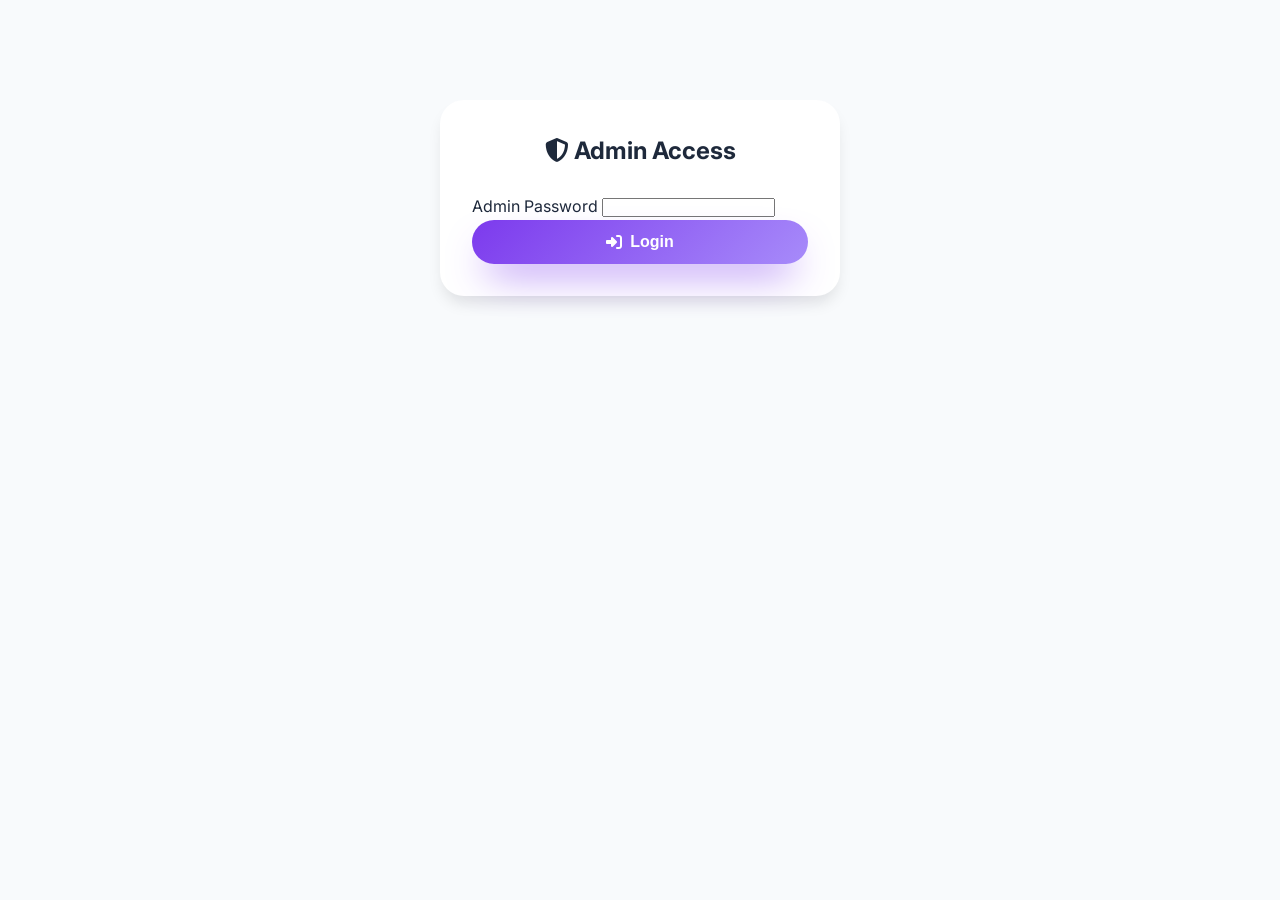
<file: admin.html>
<!DOCTYPE html>
<html lang="en">
<head>
    <meta charset="UTF-8">
    <meta name="viewport" content="width=device-width, initial-scale=1.0">
    <title>Admin Panel - EventFlow AI</title>
    
    <!-- Fonts & Icons -->
    <link href="https://fonts.googleapis.com/css2?family=Inter:wght@300;400;500;600;700;800&display=swap" rel="stylesheet">
    <link rel="stylesheet" href="https://cdnjs.cloudflare.com/ajax/libs/font-awesome/6.4.0/css/all.min.css">
    
    <!-- Styles -->
    <link rel="stylesheet" href="assets/css/style.css">
    
    <style>
        body {
            background: var(--gray-100);
        }

        .admin-container {
            max-width: 1400px;
            margin: 0 auto;
            padding: 2rem;
        }

        .admin-header {
            background: var(--white);
            padding: 2rem;
            border-radius: var(--radius-xl);
            margin-bottom: 2rem;
            box-shadow: var(--shadow-sm);
        }

        .admin-title {
            font-size: 2rem;
            font-weight: 800;
            margin-bottom: 0.5rem;
            background: var(--gradient-primary);
            -webkit-background-clip: text;
            -webkit-text-fill-color: transparent;
        }

        .stats-grid {
            display: grid;
            grid-template-columns: repeat(4, 1fr);
            gap: 1.5rem;
            margin-bottom: 2rem;
        }

        .stat-card {
            background: var(--white);
            padding: 1.5rem;
            border-radius: var(--radius-xl);
            box-shadow: var(--shadow-sm);
        }

        .stat-value {
            font-size: 2rem;
            font-weight: 800;
            color: var(--gray-900);
            margin-bottom: 0.25rem;
        }

        .stat-label {
            color: var(--gray-600);
            font-size: 0.875rem;
        }

        .content-section {
            background: var(--white);
            padding: 2rem;
            border-radius: var(--radius-xl);
            box-shadow: var(--shadow-sm);
            margin-bottom: 2rem;
        }

        .section-title {
            font-size: 1.5rem;
            font-weight: 700;
            margin-bottom: 1.5rem;
        }

        table {
            width: 100%;
            border-collapse: collapse;
        }

        th {
            text-align: left;
            padding: 1rem;
            border-bottom: 2px solid var(--gray-200);
            font-weight: 600;
            color: var(--gray-700);
        }

        td {
            padding: 1rem;
            border-bottom: 1px solid var(--gray-200);
        }

        tr:hover {
            background: var(--gray-50);
        }

        .badge {
            padding: 0.25rem 0.75rem;
            border-radius: var(--radius-full);
            font-size: 0.75rem;
            font-weight: 600;
        }

        .badge-success {
            background: rgba(16, 185, 129, 0.1);
            color: var(--success);
        }

        .badge-warning {
            background: rgba(245, 158, 11, 0.1);
            color: var(--warning);
        }

        .badge-danger {
            background: rgba(239, 68, 68, 0.1);
            color: var(--danger);
        }

        .login-form {
            max-width: 400px;
            margin: 100px auto;
            background: var(--white);
            padding: 2rem;
            border-radius: var(--radius-xl);
            box-shadow: var(--shadow-lg);
        }

        .tabs {
            display: flex;
            gap: 1rem;
            margin-bottom: 1.5rem;
            border-bottom: 2px solid var(--gray-200);
        }

        .tab {
            padding: 0.75rem 1.5rem;
            cursor: pointer;
            border-bottom: 2px solid transparent;
            margin-bottom: -2px;
            transition: var(--transition);
        }

        .tab.active {
            border-bottom-color: var(--primary);
            color: var(--primary);
            font-weight: 600;
        }

        .tab-content {
            display: none;
        }

        .tab-content.active {
            display: block;
        }
    </style>
</head>
<body>
    <!-- Login Form (shown initially) -->
    <div id="loginForm" class="login-form">
        <h2 style="text-align: center; margin-bottom: 1.5rem;">
            <i class="fas fa-shield-alt"></i> Admin Access
        </h2>
        <form onsubmit="adminLogin(event)">
            <div class="form-group">
                <label>Admin Password</label>
                <input type="password" id="adminPassword" class="form-control" required>
            </div>
            <button type="submit" class="btn btn-primary" style="width: 100%;">
                <i class="fas fa-sign-in-alt"></i> Login
            </button>
        </form>
    </div>

    <!-- Admin Panel (hidden initially) -->
    <div id="adminPanel" style="display: none;">
        <div class="admin-container">
            <!-- Header -->
            <div class="admin-header">
                <div style="display: flex; justify-content: space-between; align-items: center;">
                    <div>
                        <h1 class="admin-title">Admin Panel</h1>
                        <p style="color: var(--gray-600);">Manage users, campaigns, and system settings</p>
                    </div>
                    <button onclick="adminLogout()" class="btn btn-secondary">
                        <i class="fas fa-sign-out-alt"></i> Logout
                    </button>
                </div>
            </div>

            <!-- Stats Grid -->
            <div class="stats-grid">
                <div class="stat-card">
                    <div class="stat-value" id="totalUsers">0</div>
                    <div class="stat-label">Total Users</div>
                </div>
                <div class="stat-card">
                    <div class="stat-value" id="activeUsers">0</div>
                    <div class="stat-label">Active Users</div>
                </div>
                <div class="stat-card">
                    <div class="stat-value" id="totalCampaigns">0</div>
                    <div class="stat-label">Total Campaigns</div>
                </div>
                <div class="stat-card">
                    <div class="stat-value" id="totalRevenue">₹0</div>
                    <div class="stat-label">Total Revenue</div>
                </div>
            </div>

            <!-- Tabs -->
            <div class="content-section">
                <div class="tabs">
                    <div class="tab active" onclick="switchTab('users')">
                        <i class="fas fa-users"></i> Users
                    </div>
                    <div class="tab" onclick="switchTab('payments')">
                        <i class="fas fa-credit-card"></i> Payments
                    </div>
                    <div class="tab" onclick="switchTab('campaigns')">
                        <i class="fas fa-bullhorn"></i> Campaigns
                    </div>
                </div>

                <!-- Users Tab -->
                <div id="usersTab" class="tab-content active">
                    <h2 class="section-title">All Users</h2>
                    <div id="usersTable" style="overflow-x: auto;">
                        <p style="text-align: center; padding: 2rem; color: var(--gray-600);">
                            Loading users...
                        </p>
                    </div>
                </div>

                <!-- Payments Tab -->
                <div id="paymentsTab" class="tab-content">
                    <h2 class="section-title">Recent Payments</h2>
                    <div id="paymentsTable" style="overflow-x: auto;">
                        <p style="text-align: center; padding: 2rem; color: var(--gray-600);">
                            Loading payments...
                        </p>
                    </div>
                </div>

                <!-- Campaigns Tab -->
                <div id="campaignsTab" class="tab-content">
                    <h2 class="section-title">All Campaigns</h2>
                    <div id="campaignsTable" style="overflow-x: auto;">
                        <p style="text-align: center; padding: 2rem; color: var(--gray-600);">
                            Loading campaigns...
                        </p>
                    </div>
                </div>
            </div>
        </div>
    </div>

    <script>
        const API_BASE_URL = 'http://localhost:5000/api';
        let adminPassword = '';

        function adminLogin(event) {
            event.preventDefault();
            adminPassword = document.getElementById('adminPassword').value;
            
            // Test the password by making an API call
            fetch(`${API_BASE_URL}/admin/stats`, {
                headers: {
                    'Authorization': `Admin ${adminPassword}`
                }
            })
            .then(res => res.json())
            .then(data => {
                if (data.success) {
                    document.getElementById('loginForm').style.display = 'none';
                    document.getElementById('adminPanel').style.display = 'block';
                    loadAdminData();
                } else {
                    alert('Invalid admin password');
                }
            })
            .catch(error => {
                alert('Login failed: ' + error.message);
            });
        }

        function adminLogout() {
            adminPassword = '';
            document.getElementById('loginForm').style.display = 'block';
            document.getElementById('adminPanel').style.display = 'none';
            document.getElementById('adminPassword').value = '';
        }

        async function loadAdminData() {
            await loadStats();
            await loadUsers();
            await loadPayments();
            await loadCampaigns();
        }

        async function loadStats() {
            try {
                const response = await fetch(`${API_BASE_URL}/admin/stats`, {
                    headers: { 'Authorization': `Admin ${adminPassword}` }
                });
                const data = await response.json();
                
                if (data.success) {
                    document.getElementById('totalUsers').textContent = data.stats.users.total;
                    document.getElementById('activeUsers').textContent = data.stats.users.active;
                    document.getElementById('totalCampaigns').textContent = data.stats.campaigns;
                    document.getElementById('totalRevenue').textContent = '₹' + data.stats.revenue.total.toLocaleString('en-IN');
                }
            } catch (error) {
                console.error('Load stats error:', error);
            }
        }

        async function loadUsers() {
            try {
                const response = await fetch(`${API_BASE_URL}/admin/users`, {
                    headers: { 'Authorization': `Admin ${adminPassword}` }
                });
                const data = await response.json();
                
                if (data.success) {
                    const html = `
                        <table>
                            <thead>
                                <tr>
                                    <th>Name</th>
                                    <th>Email</th>
                                    <th>Plan</th>
                                    <th>Status</th>
                                    <th>Joined</th>
                                    <th>Last Login</th>
                                </tr>
                            </thead>
                            <tbody>
                                ${data.users.map(user => `
                                    <tr>
                                        <td>${user.name}</td>
                                        <td>${user.email}</td>
                                        <td><span class="badge badge-success">${user.plan}</span></td>
                                        <td><span class="badge ${user.isActive ? 'badge-success' : 'badge-danger'}">${user.isActive ? 'Active' : 'Inactive'}</span></td>
                                        <td>${new Date(user.createdAt).toLocaleDateString('en-IN')}</td>
                                        <td>${user.lastLogin ? new Date(user.lastLogin).toLocaleDateString('en-IN') : 'Never'}</td>
                                    </tr>
                                `).join('')}
                            </tbody>
                        </table>
                    `;
                    document.getElementById('usersTable').innerHTML = html;
                }
            } catch (error) {
                console.error('Load users error:', error);
            }
        }

        async function loadPayments() {
            try {
                const response = await fetch(`${API_BASE_URL}/admin/payments`, {
                    headers: { 'Authorization': `Admin ${adminPassword}` }
                });
                const data = await response.json();
                
                if (data.success) {
                    const html = `
                        <table>
                            <thead>
                                <tr>
                                    <th>Date</th>
                                    <th>User</th>
                                    <th>Plan</th>
                                    <th>Amount</th>
                                    <th>Payment ID</th>
                                    <th>Status</th>
                                </tr>
                            </thead>
                            <tbody>
                                ${data.payments.map(payment => `
                                    <tr>
                                        <td>${new Date(payment.createdAt).toLocaleDateString('en-IN')}</td>
                                        <td>${payment.user.name}<br><small style="color: var(--gray-600);">${payment.user.email}</small></td>
                                        <td><span class="badge badge-success">${payment.plan}</span></td>
                                        <td style="font-weight: 600;">₹${(payment.amount / 100).toLocaleString('en-IN')}</td>
                                        <td style="font-family: monospace; font-size: 0.875rem;">${payment.razorpayPaymentId}</td>
                                        <td><span class="badge badge-success">${payment.status}</span></td>
                                    </tr>
                                `).join('')}
                            </tbody>
                        </table>
                    `;
                    document.getElementById('paymentsTable').innerHTML = html;
                }
            } catch (error) {
                console.error('Load payments error:', error);
            }
        }

        async function loadCampaigns() {
            try {
                const response = await fetch(`${API_BASE_URL}/admin/campaigns`, {
                    headers: { 'Authorization': `Admin ${adminPassword}` }
                });
                const data = await response.json();
                
                if (data.success) {
                    const html = `
                        <table>
                            <thead>
                                <tr>
                                    <th>Campaign Name</th>
                                    <th>User</th>
                                    <th>Event Type</th>
                                    <th>Status</th>
                                    <th>Budget</th>
                                    <th>Created</th>
                                </tr>
                            </thead>
                            <tbody>
                                ${data.campaigns.map(campaign => `
                                    <tr>
                                        <td>${campaign.name}</td>
                                        <td>${campaign.user?.name || 'N/A'}<br><small style="color: var(--gray-600);">${campaign.user?.email || ''}</small></td>
                                        <td>${campaign.eventType}</td>
                                        <td><span class="badge badge-${campaign.status === 'active' ? 'success' : 'warning'}">${campaign.status}</span></td>
                                        <td>₹${campaign.budget?.toLocaleString('en-IN') || 0}</td>
                                        <td>${new Date(campaign.createdAt).toLocaleDateString('en-IN')}</td>
                                    </tr>
                                `).join('')}
                            </tbody>
                        </table>
                    `;
                    document.getElementById('campaignsTable').innerHTML = html;
                }
            } catch (error) {
                console.error('Load campaigns error:', error);
            }
        }

        function switchTab(tabName) {
            // Update tab buttons
            document.querySelectorAll('.tab').forEach(tab => tab.classList.remove('active'));
            event.target.closest('.tab').classList.add('active');
            
            // Update tab content
            document.querySelectorAll('.tab-content').forEach(content => content.classList.remove('active'));
            document.getElementById(tabName + 'Tab').classList.add('active');
        }
    </script>
</body>
</html>
</file>
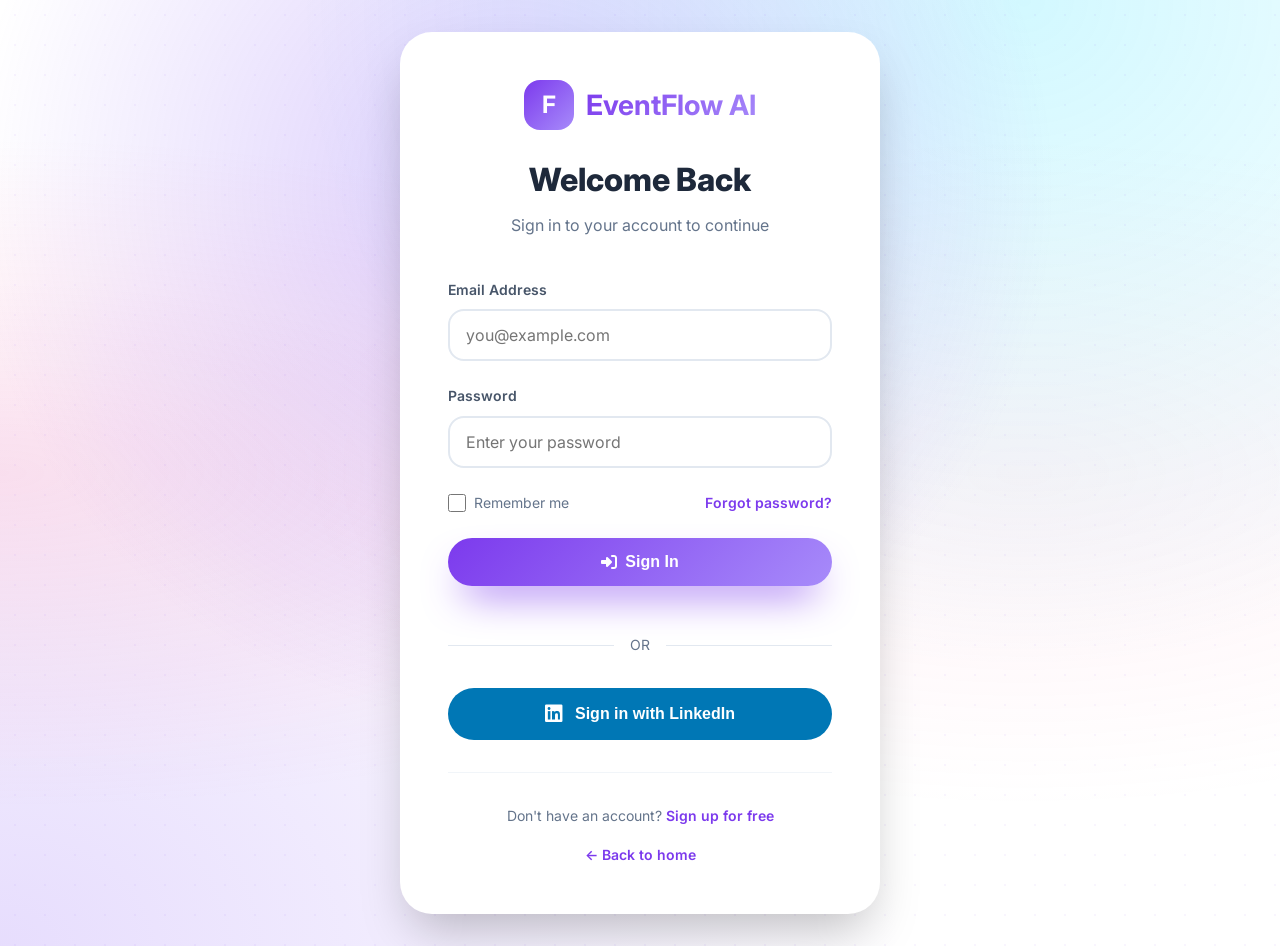
<file: dashboard.html>
<!DOCTYPE html>
<html lang="en">
<head>
    <meta charset="UTF-8">
    <meta name="viewport" content="width=device-width, initial-scale=1.0">
    <title>Dashboard - EventFlow AI</title>
    
    <!-- Fonts & Icons -->
    <link href="https://fonts.googleapis.com/css2?family=Inter:wght@300;400;500;600;700;800&display=swap" rel="stylesheet">
    <link rel="stylesheet" href="https://cdnjs.cloudflare.com/ajax/libs/font-awesome/6.4.0/css/all.min.css">
    
    <!-- Styles -->
    <link rel="stylesheet" href="assets/css/style.css">
    
    <!-- Razorpay -->
    <script src="https://checkout.razorpay.com/v1/checkout.js"></script>
    
    <style>
        body {
            background: var(--gray-100);
        }

        .dashboard-container {
            display: flex;
            min-height: 100vh;
        }

        /* Sidebar */
        .sidebar {
            width: 260px;
            background: var(--white);
            border-right: 1px solid var(--gray-200);
            position: fixed;
            height: 100vh;
            overflow-y: auto;
        }

        .sidebar-header {
            padding: 1.5rem;
            border-bottom: 1px solid var(--gray-200);
        }

        .sidebar-logo {
            display: flex;
            align-items: center;
            gap: 0.75rem;
            text-decoration: none;
        }

        .sidebar-logo-icon {
            width: 40px;
            height: 40px;
            background: var(--gradient-primary);
            border-radius: var(--radius-lg);
            display: flex;
            align-items: center;
            justify-content: center;
            color: var(--white);
            font-size: 1.25rem;
            font-weight: 700;
        }

        .sidebar-logo-text {
            font-size: 1.25rem;
            font-weight: 700;
            background: var(--gradient-primary);
            -webkit-background-clip: text;
            -webkit-text-fill-color: transparent;
        }

        .sidebar-nav {
            padding: 1rem 0;
        }

        .nav-item {
            padding: 0.75rem 1.5rem;
            display: flex;
            align-items: center;
            gap: 0.75rem;
            color: var(--gray-700);
            text-decoration: none;
            transition: var(--transition);
            cursor: pointer;
        }

        .nav-item:hover, .nav-item.active {
            background: var(--gray-100);
            color: var(--primary);
        }

        .nav-item i {
            width: 20px;
            text-align: center;
        }

        .sidebar-footer {
            padding: 1.5rem;
            border-top: 1px solid var(--gray-200);
            position: absolute;
            bottom: 0;
            width: 100%;
            background: var(--white);
        }

        .user-info {
            display: flex;
            align-items: center;
            gap: 0.75rem;
        }

        .user-avatar {
            width: 40px;
            height: 40px;
            border-radius: 50%;
            background: var(--gradient-primary);
            display: flex;
            align-items: center;
            justify-content: center;
            color: var(--white);
            font-weight: 600;
        }

        .user-details h4 {
            font-size: 0.875rem;
            font-weight: 600;
            margin-bottom: 0.125rem;
        }

        .user-details p {
            font-size: 0.75rem;
            color: var(--gray-600);
        }

        /* Main Content */
        .main-content {
            margin-left: 260px;
            flex: 1;
            padding: 2rem;
        }

        .dashboard-header {
            background: var(--white);
            padding: 1.5rem 2rem;
            border-radius: var(--radius-xl);
            margin-bottom: 2rem;
            box-shadow: var(--shadow-sm);
        }

        .dashboard-title {
            font-size: 1.75rem;
            font-weight: 800;
            margin-bottom: 0.5rem;
        }

        .dashboard-subtitle {
            color: var(--gray-600);
        }

        /* Stats Cards */
        .stats-grid {
            display: grid;
            grid-template-columns: repeat(4, 1fr);
            gap: 1.5rem;
            margin-bottom: 2rem;
        }

        .stat-card {
            background: var(--white);
            padding: 1.5rem;
            border-radius: var(--radius-xl);
            box-shadow: var(--shadow-sm);
        }

        .stat-header {
            display: flex;
            justify-content: space-between;
            align-items: center;
            margin-bottom: 1rem;
        }

        .stat-icon {
            width: 48px;
            height: 48px;
            border-radius: var(--radius-lg);
            display: flex;
            align-items: center;
            justify-content: center;
            font-size: 1.25rem;
        }

        .stat-icon.primary { background: rgba(124, 58, 237, 0.1); color: var(--primary); }
        .stat-icon.success { background: rgba(16, 185, 129, 0.1); color: var(--success); }
        .stat-icon.warning { background: rgba(245, 158, 11, 0.1); color: var(--warning); }
        .stat-icon.info { background: rgba(59, 130, 246, 0.1); color: var(--info); }

        .stat-value {
            font-size: 2rem;
            font-weight: 800;
            color: var(--gray-900);
            margin-bottom: 0.25rem;
        }

        .stat-label {
            color: var(--gray-600);
            font-size: 0.875rem;
        }

        .stat-change {
            font-size: 0.75rem;
            margin-top: 0.5rem;
        }

        .stat-change.positive { color: var(--success); }
        .stat-change.negative { color: var(--danger); }

        /* Content Sections */
        .content-section {
            background: var(--white);
            padding: 2rem;
            border-radius: var(--radius-xl);
            box-shadow: var(--shadow-sm);
            margin-bottom: 2rem;
        }

        .section-header {
            display: flex;
            justify-content: space-between;
            align-items: center;
            margin-bottom: 1.5rem;
        }

        .section-title {
            font-size: 1.25rem;
            font-weight: 700;
        }

        /* Campaign Cards */
        .campaigns-grid {
            display: grid;
            grid-template-columns: repeat(3, 1fr);
            gap: 1.5rem;
        }

        .campaign-card {
            border: 1px solid var(--gray-200);
            border-radius: var(--radius-lg);
            padding: 1.5rem;
            transition: var(--transition);
        }

        .campaign-card:hover {
            box-shadow: var(--shadow-md);
            transform: translateY(-2px);
        }

        .campaign-header {
            display: flex;
            justify-content: space-between;
            align-items: start;
            margin-bottom: 1rem;
        }

        .campaign-status {
            padding: 0.25rem 0.75rem;
            border-radius: var(--radius-full);
            font-size: 0.75rem;
            font-weight: 600;
        }

        .status-active { background: rgba(16, 185, 129, 0.1); color: var(--success); }
        .status-draft { background: rgba(148, 163, 184, 0.1); color: var(--gray-600); }
        .status-paused { background: rgba(245, 158, 11, 0.1); color: var(--warning); }

        .campaign-title {
            font-weight: 600;
            margin-bottom: 0.5rem;
        }

        .campaign-meta {
            font-size: 0.875rem;
            color: var(--gray-600);
            margin-bottom: 1rem;
        }

        .campaign-stats {
            display: grid;
            grid-template-columns: repeat(2, 1fr);
            gap: 0.75rem;
            padding-top: 1rem;
            border-top: 1px solid var(--gray-200);
        }

        .campaign-stat {
            text-align: center;
        }

        .campaign-stat-value {
            font-size: 1.25rem;
            font-weight: 700;
            color: var(--primary);
        }

        .campaign-stat-label {
            font-size: 0.75rem;
            color: var(--gray-600);
        }

        /* Empty State */
        .empty-state {
            text-align: center;
            padding: 3rem;
        }

        .empty-icon {
            font-size: 4rem;
            color: var(--gray-400);
            margin-bottom: 1rem;
        }

        .empty-title {
            font-size: 1.25rem;
            font-weight: 600;
            margin-bottom: 0.5rem;
        }

        .empty-text {
            color: var(--gray-600);
            margin-bottom: 1.5rem;
        }

        /* Subscription Banner */
        .subscription-banner {
            background: var(--gradient-primary);
            color: var(--white);
            padding: 1.5rem;
            border-radius: var(--radius-xl);
            margin-bottom: 2rem;
            display: flex;
            justify-content: space-between;
            align-items: center;
        }

        .banner-content h3 {
            font-size: 1.25rem;
            margin-bottom: 0.5rem;
        }

        .banner-content p {
            opacity: 0.9;
        }

        @media (max-width: 1024px) {
            .stats-grid {
                grid-template-columns: repeat(2, 1fr);
            }
            .campaigns-grid {
                grid-template-columns: repeat(2, 1fr);
            }
        }

        @media (max-width: 768px) {
            .sidebar {
                transform: translateX(-100%);
            }
            .main-content {
                margin-left: 0;
            }
            .stats-grid,
            .campaigns-grid {
                grid-template-columns: 1fr;
            }
        }
    </style>
</head>
<body>
    <div class="dashboard-container">
        <!-- Sidebar -->
        <aside class="sidebar">
            <div class="sidebar-header">
                <a href="index.html" class="sidebar-logo">
                    <div class="sidebar-logo-icon">F</div>
                    <span class="sidebar-logo-text">EventFlow AI</span>
                </a>
            </div>

            <nav class="sidebar-nav">
                <a href="#" class="nav-item active" data-section="overview">
                    <i class="fas fa-home"></i>
                    <span>Overview</span>
                </a>
                <a href="#" class="nav-item" data-section="campaigns">
                    <i class="fas fa-bullhorn"></i>
                    <span>Campaigns</span>
                </a>
                <a href="#" class="nav-item" data-section="prospects">
                    <i class="fas fa-users"></i>
                    <span>Prospects</span>
                </a>
                <a href="#" class="nav-item" data-section="messages">
                    <i class="fas fa-envelope"></i>
                    <span>Messages</span>
                </a>
                <a href="#" class="nav-item" data-section="analytics">
                    <i class="fas fa-chart-line"></i>
                    <span>Analytics</span>
                </a>
                <a href="#" class="nav-item" data-section="subscription">
                    <i class="fas fa-credit-card"></i>
                    <span>Subscription</span>
                </a>
                <a href="#" class="nav-item" data-section="settings">
                    <i class="fas fa-cog"></i>
                    <span>Settings</span>
                </a>
            </nav>

            <div class="sidebar-footer">
                <div class="user-info">
                    <div class="user-avatar" id="userAvatar">U</div>
                    <div class="user-details">
                        <h4 id="userName">Loading...</h4>
                        <p id="userPlan">Trial Plan</p>
                    </div>
                </div>
                <button onclick="logout()" class="btn btn-secondary" style="width: 100%; margin-top: 1rem; padding: 0.5rem;">
                    <i class="fas fa-sign-out-alt"></i> Logout
                </button>
            </div>
        </aside>

        <!-- Main Content -->
        <main class="main-content">
            <!-- Dashboard Header -->
            <div class="dashboard-header">
                <h1 class="dashboard-title">Welcome back, <span id="welcomeName">User</span>! 👋</h1>
                <p class="dashboard-subtitle">Here's what's happening with your campaigns today</p>
            </div>

            <!-- Subscription Banner (if trial/inactive) -->
            <div id="subscriptionBanner" class="subscription-banner" style="display: none;">
                <div class="banner-content">
                    <h3>🚀 Upgrade to unlock full potential</h3>
                    <p>Get unlimited prospects, AI personalization, and priority support</p>
                </div>
                <button onclick="showSubscription()" class="btn btn-outline">
                    View Plans
                </button>
            </div>

            <!-- Stats Grid -->
            <div class="stats-grid">
                <div class="stat-card">
                    <div class="stat-header">
                        <div class="stat-icon primary">
                            <i class="fas fa-bullhorn"></i>
                        </div>
                    </div>
                    <div class="stat-value" id="totalCampaigns">0</div>
                    <div class="stat-label">Active Campaigns</div>
                    <div class="stat-change positive">
                        <i class="fas fa-arrow-up"></i> 12% from last month
                    </div>
                </div>

                <div class="stat-card">
                    <div class="stat-header">
                        <div class="stat-icon success">
                            <i class="fas fa-users"></i>
                        </div>
                    </div>
                    <div class="stat-value" id="totalProspects">0</div>
                    <div class="stat-label">Total Prospects</div>
                    <div class="stat-change positive">
                        <i class="fas fa-arrow-up"></i> 8% from last month
                    </div>
                </div>

                <div class="stat-card">
                    <div class="stat-header">
                        <div class="stat-icon warning">
                            <i class="fas fa-envelope"></i>
                        </div>
                    </div>
                    <div class="stat-value" id="totalMessages">0</div>
                    <div class="stat-label">Messages Sent</div>
                    <div class="stat-change positive">
                        <i class="fas fa-arrow-up"></i> 23% from last month
                    </div>
                </div>

                <div class="stat-card">
                    <div class="stat-header">
                        <div class="stat-icon info">
                            <i class="fas fa-rupee-sign"></i>
                        </div>
                    </div>
                    <div class="stat-value">₹0</div>
                    <div class="stat-label">Revenue Generated</div>
                    <div class="stat-change positive">
                        <i class="fas fa-arrow-up"></i> 15% from last month
                    </div>
                </div>
            </div>

            <!-- Email Verification Banner -->
            <div id="emailVerificationBanner" class="subscription-banner" style="display: none; background: linear-gradient(135deg, #f59e0b 0%, #d97706 100%);">
                <div class="banner-content">
                    <h3>📧 Verify your email address</h3>
                    <p>Please verify your email to access all features</p>
                </div>
                <button onclick="resendVerification()" class="btn btn-outline">
                    Resend Email
                </button>
            </div>

            <!-- Payment History Section -->
            <div class="content-section" id="paymentHistorySection" style="display: none;">
                <div class="section-header">
                    <h2 class="section-title">Payment History</h2>
                </div>
                <div id="paymentHistoryContainer">
                    <div class="empty-state">
                        <div class="empty-icon">
                            <i class="fas fa-receipt"></i>
                        </div>
                        <h3 class="empty-title">No payments yet</h3>
                        <p class="empty-text">Your payment history will appear here</p>
                    </div>
                </div>
            </div>

            <!-- Campaigns Section -->
            <div class="content-section">
                <div class="section-header">
                    <h2 class="section-title">Recent Campaigns</h2>
                    <button class="btn btn-primary" onclick="createCampaign()">
                        <i class="fas fa-plus"></i> New Campaign
                    </button>
                </div>

                <div id="campaignsContainer">
                    <div class="empty-state">
                        <div class="empty-icon">
                            <i class="fas fa-bullhorn"></i>
                        </div>
                        <h3 class="empty-title">No campaigns yet</h3>
                        <p class="empty-text">Create your first campaign to start finding prospects and generating revenue</p>
                        <button class="btn btn-primary" onclick="createCampaign()">
                            <i class="fas fa-plus"></i> Create First Campaign
                        </button>
                    </div>
                </div>
            </div>
        </main>
    </div>

    <!-- Scripts -->
    <script src="assets/js/auth.js"></script>
    <script src="assets/js/dashboard.js"></script>
    <script>
        // Check authentication
        if (!auth.isAuthenticated()) {
            window.location.href = 'login.html';
        }

        // Load user data
        async function loadUserData() {
            const result = await auth.getCurrentUser();
            if (result.success) {
                const user = result.user;
                document.getElementById('userName').textContent = user.name;
                document.getElementById('welcomeName').textContent = user.name.split(' ')[0];
                document.getElementById('userPlan').textContent = user.plan.charAt(0).toUpperCase() + user.plan.slice(1) + ' Plan';
                document.getElementById('userAvatar').textContent = user.name.charAt(0).toUpperCase();

                // Show email verification banner if not verified
                if (!user.isEmailVerified) {
                    document.getElementById('emailVerificationBanner').style.display = 'flex';
                }

                // Show upgrade banner if on trial
                if (user.plan === 'trial' && user.isEmailVerified) {
                    document.getElementById('subscriptionBanner').style.display = 'flex';
                }

                // Load payment history
                await loadPaymentHistory();

                // Update usage stats from user data
                if (user.usage) {
                    document.getElementById('totalProspects').textContent = user.usage.prospectsUsed || 0;
                    document.getElementById('totalCampaigns').textContent = user.usage.campaignsCreated || 0;
                    document.getElementById('totalMessages').textContent = user.usage.messagesGenerated || 0;
                }
            }
        }

        // Load dashboard data
        async function loadDashboardData() {
            try {
                // Load campaigns
                const campaignsRes = await fetch(`${API_BASE_URL}/campaigns`, {
                    headers: { 'Authorization': `Bearer ${auth.getToken()}` }
                });
                const campaignsData = await campaignsRes.json();
                
                if (campaignsData.success) {
                    document.getElementById('totalCampaigns').textContent = campaignsData.campaigns?.length || 0;
                    renderCampaigns(campaignsData.campaigns || []);
                }

                // Load prospects
                const prospectsRes = await fetch(`${API_BASE_URL}/prospects`, {
                    headers: { 'Authorization': `Bearer ${auth.getToken()}` }
                });
                const prospectsData = await prospectsRes.json();
                
                if (prospectsData.success) {
                    document.getElementById('totalProspects').textContent = prospectsData.prospects?.length || 0;
                }

                // Load messages
                const messagesRes = await fetch(`${API_BASE_URL}/messages`, {
                    headers: { 'Authorization': `Bearer ${auth.getToken()}` }
                });
                const messagesData = await messagesRes.json();
                
                if (messagesData.success) {
                    document.getElementById('totalMessages').textContent = messagesData.messages?.length || 0;
                }
            } catch (error) {
                console.error('Error loading dashboard data:', error);
            }
        }

        function renderCampaigns(campaigns) {
            const container = document.getElementById('campaignsContainer');
            
            if (campaigns.length === 0) {
                return; // Keep empty state
            }

            container.innerHTML = `
                <div class="campaigns-grid">
                    ${campaigns.map(campaign => `
                        <div class="campaign-card">
                            <div class="campaign-header">
                                <div>
                                    <h3 class="campaign-title">${campaign.name}</h3>
                                    <p class="campaign-meta">${campaign.eventType}</p>
                                </div>
                                <span class="campaign-status status-${campaign.status}">${campaign.status}</span>
                            </div>
                            <div class="campaign-stats">
                                <div class="campaign-stat">
                                    <div class="campaign-stat-value">${campaign.results?.totalContacted || 0}</div>
                                    <div class="campaign-stat-label">Contacted</div>
                                </div>
                                <div class="campaign-stat">
                                    <div class="campaign-stat-value">${campaign.results?.totalReplies || 0}</div>
                                    <div class="campaign-stat-label">Replies</div>
                                </div>
                            </div>
                        </div>
                    `).join('')}
                </div>
            `;
        }

        function createCampaign() {
            alert('Campaign creation coming soon! This will integrate with EventFlow-AI.');
        }

        function showSubscription() {
            window.location.href = '#pricing';
        }

        function logout() {
            auth.logout();
        }

        // Initialize
        loadUserData();
        loadDashboardData();
    </script>
</body>
</html>
</file>
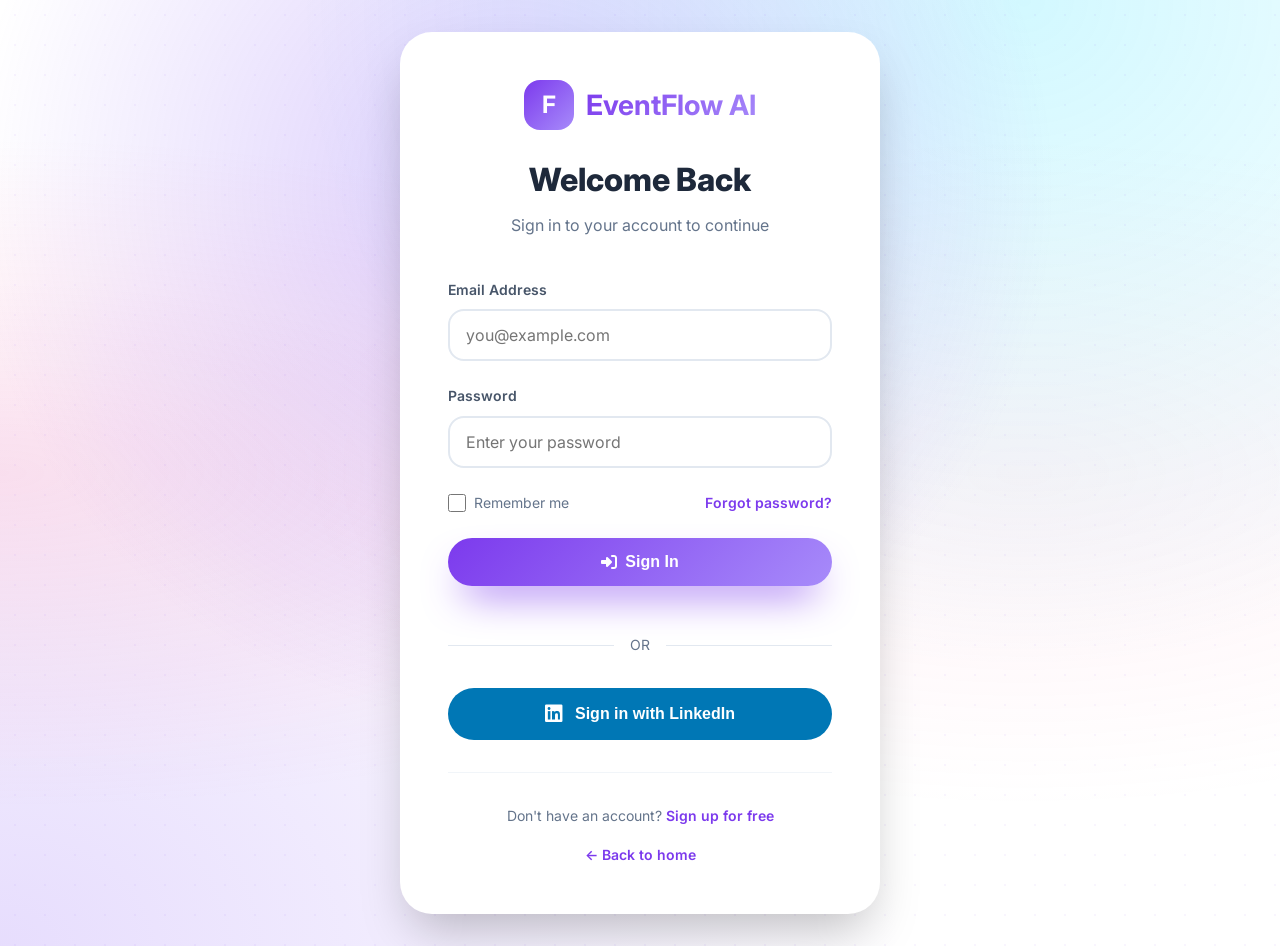
<file: login.html>
<!DOCTYPE html>
<html lang="en">
<head>
    <meta charset="UTF-8">
    <meta name="viewport" content="width=device-width, initial-scale=1.0">
    <title>Login - EventFlow AI</title>
    
    <!-- Fonts & Icons -->
    <link href="https://fonts.googleapis.com/css2?family=Inter:wght@300;400;500;600;700;800&display=swap" rel="stylesheet">
    <link rel="stylesheet" href="https://cdnjs.cloudflare.com/ajax/libs/font-awesome/6.4.0/css/all.min.css">
    
    <!-- Styles -->
    <link rel="stylesheet" href="assets/css/style.css">
    
    <style>
        .auth-container {
            min-height: 100vh;
            display: flex;
            align-items: center;
            justify-content: center;
            background: var(--gradient-mesh);
            padding: 2rem;
            position: relative;
            overflow: hidden;
        }

        .auth-bg-pattern {
            position: absolute;
            top: 0;
            left: 0;
            right: 0;
            bottom: 0;
            background-image: radial-gradient(rgba(124, 58, 237, 0.1) 1px, transparent 1px);
            background-size: 30px 30px;
            opacity: 0.5;
        }

        .auth-card {
            background: var(--white);
            border-radius: var(--radius-2xl);
            box-shadow: var(--shadow-2xl);
            padding: 3rem;
            max-width: 480px;
            width: 100%;
            position: relative;
            z-index: 2;
        }

        .auth-header {
            text-align: center;
            margin-bottom: 2.5rem;
        }

        .auth-logo {
            display: inline-flex;
            align-items: center;
            gap: 0.75rem;
            margin-bottom: 1.5rem;
            text-decoration: none;
        }

        .auth-logo-icon {
            width: 50px;
            height: 50px;
            background: var(--gradient-primary);
            border-radius: var(--radius-lg);
            display: flex;
            align-items: center;
            justify-content: center;
            color: var(--white);
            font-size: 1.5rem;
            font-weight: 700;
        }

        .auth-logo-text {
            font-size: 1.75rem;
            font-weight: 700;
            background: var(--gradient-primary);
            -webkit-background-clip: text;
            -webkit-text-fill-color: transparent;
        }

        .auth-title {
            font-size: 2rem;
            font-weight: 800;
            margin-bottom: 0.5rem;
            color: var(--gray-900);
        }

        .auth-subtitle {
            color: var(--gray-600);
            font-size: 1rem;
        }

        .form-group {
            margin-bottom: 1.5rem;
        }

        .form-label {
            display: block;
            margin-bottom: 0.5rem;
            font-weight: 600;
            color: var(--gray-700);
            font-size: 0.875rem;
        }

        .form-input {
            width: 100%;
            padding: 0.875rem 1rem;
            border: 2px solid var(--gray-300);
            border-radius: var(--radius-lg);
            font-size: 1rem;
            transition: var(--transition);
            outline: none;
            font-family: 'Inter', sans-serif;
        }

        .form-input:focus {
            border-color: var(--primary);
            box-shadow: 0 0 0 3px rgba(124, 58, 237, 0.1);
        }

        .form-input.error {
            border-color: var(--danger);
        }

        .error-message {
            display: none;
            color: var(--danger);
            font-size: 0.875rem;
            margin-top: 0.5rem;
        }

        .success-message {
            display: none;
            color: var(--success);
            font-size: 0.875rem;
            margin-top: 0.5rem;
            padding: 0.75rem;
            background: rgba(16, 185, 129, 0.1);
            border-radius: var(--radius-md);
            text-align: center;
        }

        .form-options {
            display: flex;
            justify-content: space-between;
            align-items: center;
            margin-bottom: 1.5rem;
        }

        .form-checkbox {
            display: flex;
            align-items: center;
            gap: 0.5rem;
        }

        .form-checkbox input {
            width: 18px;
            height: 18px;
            cursor: pointer;
        }

        .form-checkbox label {
            font-size: 0.875rem;
            color: var(--gray-600);
            cursor: pointer;
        }

        .form-link {
            color: var(--primary);
            text-decoration: none;
            font-size: 0.875rem;
            font-weight: 600;
            transition: var(--transition);
        }

        .form-link:hover {
            color: var(--primary-dark);
        }

        .btn-auth {
            width: 100%;
            padding: 1rem;
            font-size: 1rem;
            font-weight: 600;
            margin-bottom: 1rem;
        }

        .divider {
            display: flex;
            align-items: center;
            text-align: center;
            margin: 2rem 0;
        }

        .divider::before,
        .divider::after {
            content: '';
            flex: 1;
            border-bottom: 1px solid var(--gray-300);
        }

        .divider span {
            padding: 0 1rem;
            color: var(--gray-600);
            font-size: 0.875rem;
        }

        .btn-linkedin {
            width: 100%;
            padding: 1rem;
            background: #0077b5;
            color: white;
            border: none;
            border-radius: var(--radius-full);
            font-weight: 600;
            font-size: 1rem;
            cursor: pointer;
            transition: var(--transition);
            display: flex;
            align-items: center;
            justify-content: center;
            gap: 0.75rem;
        }

        .btn-linkedin:hover {
            background: #006399;
            transform: translateY(-2px);
            box-shadow: var(--shadow-lg);
        }

        .btn-linkedin i {
            font-size: 1.25rem;
        }

        .auth-footer {
            text-align: center;
            margin-top: 2rem;
            padding-top: 2rem;
            border-top: 1px solid var(--gray-200);
        }

        .auth-footer p {
            color: var(--gray-600);
            font-size: 0.875rem;
        }

        .auth-footer a {
            color: var(--primary);
            text-decoration: none;
            font-weight: 600;
        }

        .auth-footer a:hover {
            color: var(--primary-dark);
        }

        @media (max-width: 768px) {
            .auth-card {
                padding: 2rem;
            }

            .auth-title {
                font-size: 1.5rem;
            }
        }
    </style>
</head>
<body>
    <div class="auth-container">
        <div class="auth-bg-pattern"></div>
        
        <div class="auth-card">
            <div class="auth-header">
                <a href="index.html" class="auth-logo">
                    <div class="auth-logo-icon">F</div>
                    <span class="auth-logo-text">EventFlow AI</span>
                </a>
                <h1 class="auth-title">Welcome Back</h1>
                <p class="auth-subtitle">Sign in to your account to continue</p>
            </div>

            <div id="successMessage" class="success-message"></div>

            <form id="loginForm">
                <div class="form-group">
                    <label for="email" class="form-label">Email Address</label>
                    <input 
                        type="email" 
                        id="email" 
                        name="email" 
                        class="form-input" 
                        placeholder="you@example.com"
                        required
                    >
                    <div id="emailError" class="error-message"></div>
                </div>

                <div class="form-group">
                    <label for="password" class="form-label">Password</label>
                    <input 
                        type="password" 
                        id="password" 
                        name="password" 
                        class="form-input" 
                        placeholder="Enter your password"
                        required
                    >
                    <div id="passwordError" class="error-message"></div>
                </div>

                <div class="form-options">
                    <div class="form-checkbox">
                        <input type="checkbox" id="remember" name="remember">
                        <label for="remember">Remember me</label>
                    </div>
                    <a href="#" class="form-link">Forgot password?</a>
                </div>

                <div id="formError" class="error-message" style="margin-bottom: 1rem; text-align: center;"></div>

                <button type="submit" id="loginBtn" class="btn btn-primary btn-auth">
                    <i class="fas fa-sign-in-alt"></i>
                    Sign In
                </button>
            </form>

            <div class="divider">
                <span>OR</span>
            </div>

            <button onclick="loginWithLinkedIn()" class="btn-linkedin">
                <i class="fab fa-linkedin"></i>
                Sign in with LinkedIn
            </button>

            <div class="auth-footer">
                <p>Don't have an account? <a href="signup.html">Sign up for free</a></p>
                <p style="margin-top: 1rem;">
                    <a href="index.html">← Back to home</a>
                </p>
            </div>
        </div>
    </div>

    <!-- Scripts -->
    <script src="assets/js/auth.js"></script>
    <script>
        // Handle login form submission
        document.getElementById('loginForm').addEventListener('submit', async (e) => {
            e.preventDefault();
            
            // Clear previous errors
            hideError('emailError');
            hideError('passwordError');
            hideError('formError');
            
            // Get form values
            const email = document.getElementById('email').value.trim();
            const password = document.getElementById('password').value;
            
            // Validate
            let hasError = false;
            
            if (!validateEmail(email)) {
                showError('emailError', 'Please enter a valid email address');
                hasError = true;
            }
            
            if (!validatePassword(password)) {
                showError('passwordError', 'Password must be at least 6 characters');
                hasError = true;
            }
            
            if (hasError) return;
            
            // Show loading
            setLoading('loginBtn', true);
            
            // Attempt login
            const result = await auth.login(email, password);
            
            // Hide loading
            setLoading('loginBtn', false);
            
            if (result.success) {
                showSuccess('successMessage', 'Login successful! Redirecting...');
                setTimeout(() => {
                    window.location.href = 'dashboard.html';
                }, 1000);
            } else {
                showError('formError', result.message || 'Login failed. Please try again.');
            }
        });

        // LinkedIn OAuth
        function loginWithLinkedIn() {
            auth.loginWithLinkedIn();
        }

        // Check if coming from OAuth callback
        window.addEventListener('DOMContentLoaded', () => {
            const urlParams = new URLSearchParams(window.location.search);
            const error = urlParams.get('error');
            
            if (error) {
                showError('formError', 'OAuth authentication failed. Please try again.');
            }
            
            // If already logged in, redirect
            if (auth.isAuthenticated()) {
                window.location.href = 'index.html';
            }
        });
    </script>
</body>
</html>
</file>
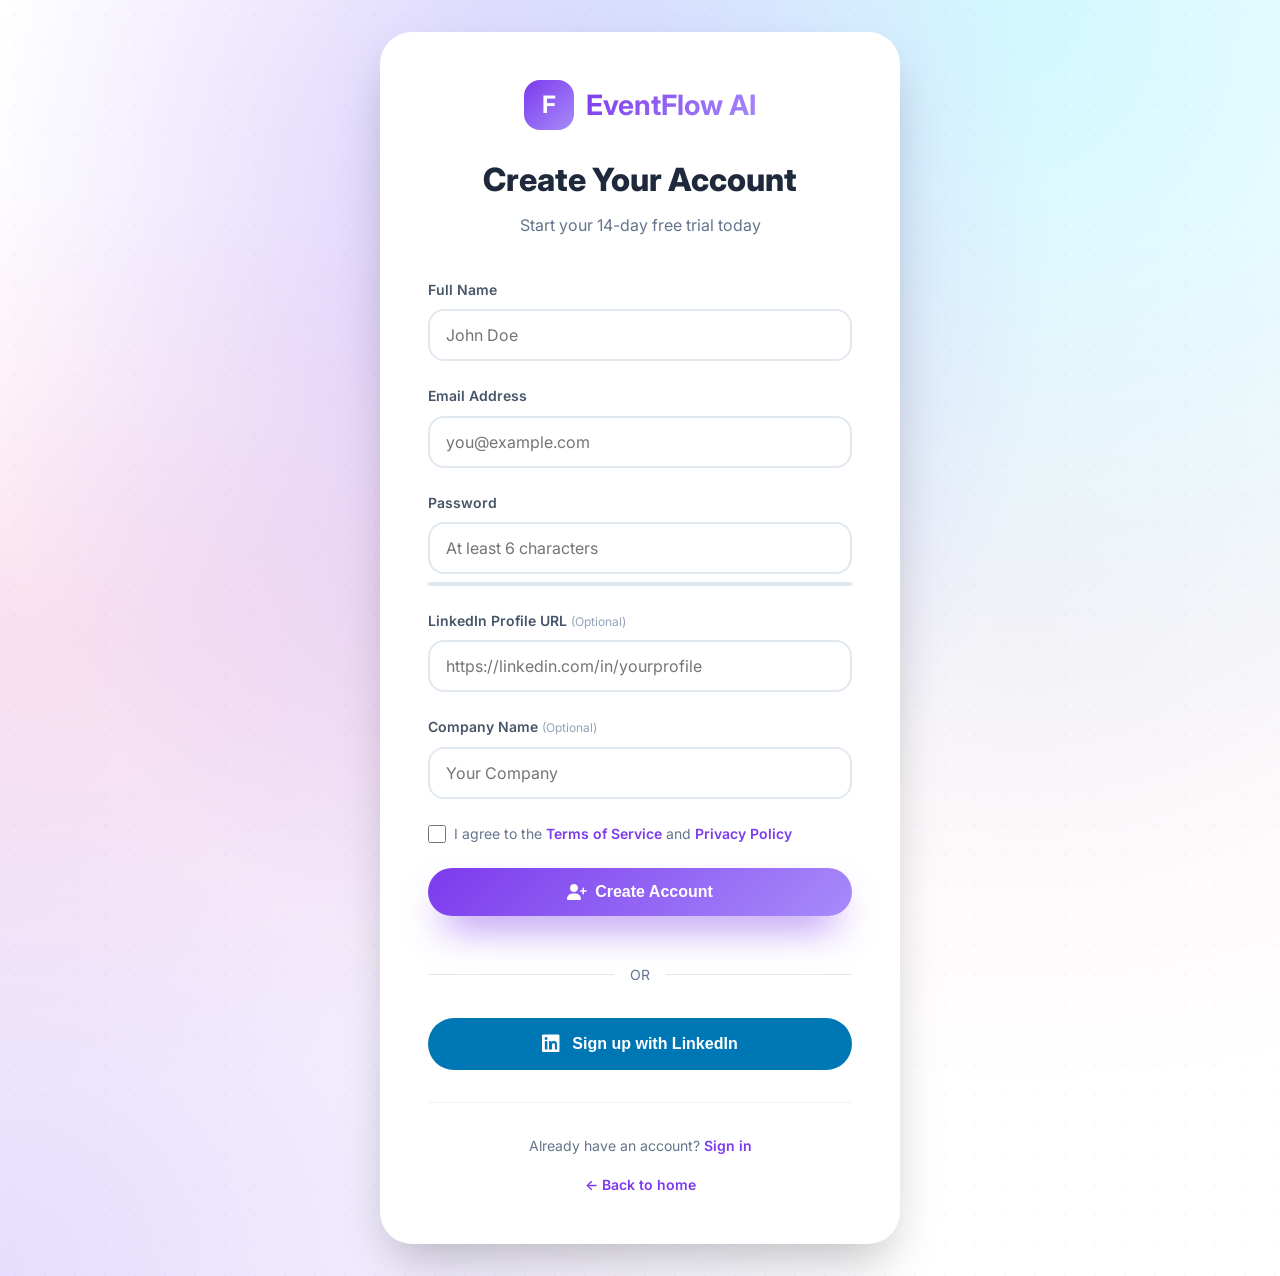
<file: signup.html>
<!DOCTYPE html>
<html lang="en">
<head>
    <meta charset="UTF-8">
    <meta name="viewport" content="width=device-width, initial-scale=1.0">
    <title>Sign Up - EventFlow AI</title>
    
    <!-- Fonts & Icons -->
    <link href="https://fonts.googleapis.com/css2?family=Inter:wght@300;400;500;600;700;800&display=swap" rel="stylesheet">
    <link rel="stylesheet" href="https://cdnjs.cloudflare.com/ajax/libs/font-awesome/6.4.0/css/all.min.css">
    
    <!-- Styles -->
    <link rel="stylesheet" href="assets/css/style.css">
    
    <style>
        .auth-container {
            min-height: 100vh;
            display: flex;
            align-items: center;
            justify-content: center;
            background: var(--gradient-mesh);
            padding: 2rem;
            position: relative;
            overflow: hidden;
        }

        .auth-bg-pattern {
            position: absolute;
            top: 0;
            left: 0;
            right: 0;
            bottom: 0;
            background-image: radial-gradient(rgba(124, 58, 237, 0.1) 1px, transparent 1px);
            background-size: 30px 30px;
            opacity: 0.5;
        }

        .auth-card {
            background: var(--white);
            border-radius: var(--radius-2xl);
            box-shadow: var(--shadow-2xl);
            padding: 3rem;
            max-width: 520px;
            width: 100%;
            position: relative;
            z-index: 2;
        }

        .auth-header {
            text-align: center;
            margin-bottom: 2.5rem;
        }

        .auth-logo {
            display: inline-flex;
            align-items: center;
            gap: 0.75rem;
            margin-bottom: 1.5rem;
            text-decoration: none;
        }

        .auth-logo-icon {
            width: 50px;
            height: 50px;
            background: var(--gradient-primary);
            border-radius: var(--radius-lg);
            display: flex;
            align-items: center;
            justify-content: center;
            color: var(--white);
            font-size: 1.5rem;
            font-weight: 700;
        }

        .auth-logo-text {
            font-size: 1.75rem;
            font-weight: 700;
            background: var(--gradient-primary);
            -webkit-background-clip: text;
            -webkit-text-fill-color: transparent;
        }

        .auth-title {
            font-size: 2rem;
            font-weight: 800;
            margin-bottom: 0.5rem;
            color: var(--gray-900);
        }

        .auth-subtitle {
            color: var(--gray-600);
            font-size: 1rem;
        }

        .form-group {
            margin-bottom: 1.5rem;
        }

        .form-label {
            display: block;
            margin-bottom: 0.5rem;
            font-weight: 600;
            color: var(--gray-700);
            font-size: 0.875rem;
        }

        .form-label .optional {
            color: var(--gray-500);
            font-weight: 400;
            font-size: 0.75rem;
        }

        .form-input {
            width: 100%;
            padding: 0.875rem 1rem;
            border: 2px solid var(--gray-300);
            border-radius: var(--radius-lg);
            font-size: 1rem;
            transition: var(--transition);
            outline: none;
            font-family: 'Inter', sans-serif;
        }

        .form-input:focus {
            border-color: var(--primary);
            box-shadow: 0 0 0 3px rgba(124, 58, 237, 0.1);
        }

        .form-input.error {
            border-color: var(--danger);
        }

        .error-message {
            display: none;
            color: var(--danger);
            font-size: 0.875rem;
            margin-top: 0.5rem;
        }

        .success-message {
            display: none;
            color: var(--success);
            font-size: 0.875rem;
            margin-top: 0.5rem;
            padding: 0.75rem;
            background: rgba(16, 185, 129, 0.1);
            border-radius: var(--radius-md);
            text-align: center;
        }

        .form-checkbox {
            display: flex;
            align-items: flex-start;
            gap: 0.5rem;
            margin-bottom: 1.5rem;
        }

        .form-checkbox input {
            width: 18px;
            height: 18px;
            cursor: pointer;
            margin-top: 2px;
        }

        .form-checkbox label {
            font-size: 0.875rem;
            color: var(--gray-600);
            cursor: pointer;
            line-height: 1.5;
        }

        .form-checkbox label a {
            color: var(--primary);
            text-decoration: none;
            font-weight: 600;
        }

        .form-checkbox label a:hover {
            color: var(--primary-dark);
        }

        .btn-auth {
            width: 100%;
            padding: 1rem;
            font-size: 1rem;
            font-weight: 600;
            margin-bottom: 1rem;
        }

        .divider {
            display: flex;
            align-items: center;
            text-align: center;
            margin: 2rem 0;
        }

        .divider::before,
        .divider::after {
            content: '';
            flex: 1;
            border-bottom: 1px solid var(--gray-300);
        }

        .divider span {
            padding: 0 1rem;
            color: var(--gray-600);
            font-size: 0.875rem;
        }

        .btn-linkedin {
            width: 100%;
            padding: 1rem;
            background: #0077b5;
            color: white;
            border: none;
            border-radius: var(--radius-full);
            font-weight: 600;
            font-size: 1rem;
            cursor: pointer;
            transition: var(--transition);
            display: flex;
            align-items: center;
            justify-content: center;
            gap: 0.75rem;
        }

        .btn-linkedin:hover {
            background: #006399;
            transform: translateY(-2px);
            box-shadow: var(--shadow-lg);
        }

        .btn-linkedin i {
            font-size: 1.25rem;
        }

        .auth-footer {
            text-align: center;
            margin-top: 2rem;
            padding-top: 2rem;
            border-top: 1px solid var(--gray-200);
        }

        .auth-footer p {
            color: var(--gray-600);
            font-size: 0.875rem;
        }

        .auth-footer a {
            color: var(--primary);
            text-decoration: none;
            font-weight: 600;
        }

        .auth-footer a:hover {
            color: var(--primary-dark);
        }

        .password-strength {
            margin-top: 0.5rem;
            font-size: 0.75rem;
        }

        .strength-bar {
            height: 4px;
            background: var(--gray-300);
            border-radius: var(--radius-full);
            margin-top: 0.5rem;
            overflow: hidden;
        }

        .strength-fill {
            height: 100%;
            width: 0%;
            transition: var(--transition);
            border-radius: var(--radius-full);
        }

        .strength-weak { background: var(--danger); width: 33%; }
        .strength-medium { background: var(--warning); width: 66%; }
        .strength-strong { background: var(--success); width: 100%; }

        @media (max-width: 768px) {
            .auth-card {
                padding: 2rem;
            }

            .auth-title {
                font-size: 1.5rem;
            }
        }
    </style>
</head>
<body>
    <div class="auth-container">
        <div class="auth-bg-pattern"></div>
        
        <div class="auth-card">
            <div class="auth-header">
                <a href="index.html" class="auth-logo">
                    <div class="auth-logo-icon">F</div>
                    <span class="auth-logo-text">EventFlow AI</span>
                </a>
                <h1 class="auth-title">Create Your Account</h1>
                <p class="auth-subtitle">Start your 14-day free trial today</p>
            </div>

            <div id="successMessage" class="success-message"></div>

            <form id="signupForm">
                <div class="form-group">
                    <label for="name" class="form-label">Full Name</label>
                    <input 
                        type="text" 
                        id="name" 
                        name="name" 
                        class="form-input" 
                        placeholder="John Doe"
                        required
                    >
                    <div id="nameError" class="error-message"></div>
                </div>

                <div class="form-group">
                    <label for="email" class="form-label">Email Address</label>
                    <input 
                        type="email" 
                        id="email" 
                        name="email" 
                        class="form-input" 
                        placeholder="you@example.com"
                        required
                    >
                    <div id="emailError" class="error-message"></div>
                </div>

                <div class="form-group">
                    <label for="password" class="form-label">Password</label>
                    <input 
                        type="password" 
                        id="password" 
                        name="password" 
                        class="form-input" 
                        placeholder="At least 6 characters"
                        required
                    >
                    <div class="strength-bar">
                        <div id="strengthFill" class="strength-fill"></div>
                    </div>
                    <div id="passwordStrength" class="password-strength"></div>
                    <div id="passwordError" class="error-message"></div>
                </div>

                <div class="form-group">
                    <label for="linkedinProfile" class="form-label">
                        LinkedIn Profile URL <span class="optional">(Optional)</span>
                    </label>
                    <input 
                        type="url" 
                        id="linkedinProfile" 
                        name="linkedinProfile" 
                        class="form-input" 
                        placeholder="https://linkedin.com/in/yourprofile"
                    >
                    <div id="linkedinError" class="error-message"></div>
                </div>

                <div class="form-group">
                    <label for="company" class="form-label">
                        Company Name <span class="optional">(Optional)</span>
                    </label>
                    <input 
                        type="text" 
                        id="company" 
                        name="company" 
                        class="form-input" 
                        placeholder="Your Company"
                    >
                </div>

                <div class="form-checkbox">
                    <input type="checkbox" id="terms" name="terms" required>
                    <label for="terms">
                        I agree to the <a href="#">Terms of Service</a> and <a href="#">Privacy Policy</a>
                    </label>
                </div>

                <div id="formError" class="error-message" style="margin-bottom: 1rem; text-align: center;"></div>

                <button type="submit" id="signupBtn" class="btn btn-primary btn-auth">
                    <i class="fas fa-user-plus"></i>
                    Create Account
                </button>
            </form>

            <div class="divider">
                <span>OR</span>
            </div>

            <button onclick="signupWithLinkedIn()" class="btn-linkedin">
                <i class="fab fa-linkedin"></i>
                Sign up with LinkedIn
            </button>

            <div class="auth-footer">
                <p>Already have an account? <a href="login.html">Sign in</a></p>
                <p style="margin-top: 1rem;">
                    <a href="index.html">← Back to home</a>
                </p>
            </div>
        </div>
    </div>

    <!-- Scripts -->
    <script src="assets/js/auth.js"></script>
    <script>
        // Password strength checker
        document.getElementById('password').addEventListener('input', (e) => {
            const password = e.target.value;
            const strengthFill = document.getElementById('strengthFill');
            const strengthText = document.getElementById('passwordStrength');
            
            let strength = 0;
            let text = '';
            let className = '';
            
            if (password.length >= 6) strength++;
            if (password.length >= 10) strength++;
            if (/[a-z]/.test(password) && /[A-Z]/.test(password)) strength++;
            if (/\d/.test(password)) strength++;
            if (/[^a-zA-Z0-9]/.test(password)) strength++;
            
            if (strength <= 2) {
                text = 'Weak password';
                className = 'strength-weak';
            } else if (strength <= 3) {
                text = 'Medium password';
                className = 'strength-medium';
            } else {
                text = 'Strong password';
                className = 'strength-strong';
            }
            
            strengthFill.className = 'strength-fill ' + className;
            strengthText.textContent = password.length > 0 ? text : '';
            strengthText.style.color = password.length > 0 ? 'var(--gray-600)' : '';
        });

        // Handle signup form submission
        document.getElementById('signupForm').addEventListener('submit', async (e) => {
            e.preventDefault();
            
            // Clear previous errors
            hideError('nameError');
            hideError('emailError');
            hideError('passwordError');
            hideError('linkedinError');
            hideError('formError');
            
            // Get form values
            const name = document.getElementById('name').value.trim();
            const email = document.getElementById('email').value.trim();
            const password = document.getElementById('password').value;
            const linkedinProfile = document.getElementById('linkedinProfile').value.trim();
            const company = document.getElementById('company').value.trim();
            const terms = document.getElementById('terms').checked;
            
            // Validate
            let hasError = false;
            
            if (name.length < 2) {
                showError('nameError', 'Please enter your full name');
                hasError = true;
            }
            
            if (!validateEmail(email)) {
                showError('emailError', 'Please enter a valid email address');
                hasError = true;
            }
            
            if (!validatePassword(password)) {
                showError('passwordError', 'Password must be at least 6 characters');
                hasError = true;
            }
            
            if (linkedinProfile && !linkedinProfile.includes('linkedin.com')) {
                showError('linkedinError', 'Please enter a valid LinkedIn profile URL');
                hasError = true;
            }
            
            if (!terms) {
                showError('formError', 'Please accept the Terms of Service and Privacy Policy');
                hasError = true;
            }
            
            if (hasError) return;
            
            // Show loading
            setLoading('signupBtn', true);
            
            // Attempt signup
            const result = await auth.signup(name, email, password, linkedinProfile, company);
            
            // Hide loading
            setLoading('signupBtn', false);
            
            if (result.success) {
                showSuccess('successMessage', 'Account created successfully! Redirecting...');
                setTimeout(() => {
                    window.location.href = 'dashboard.html';
                }, 1500);
            } else {
                showError('formError', result.message || 'Signup failed. Please try again.');
            }
        });

        // LinkedIn OAuth
        function signupWithLinkedIn() {
            auth.loginWithLinkedIn();
        }

        // If already logged in, redirect
        window.addEventListener('DOMContentLoaded', () => {
            if (auth.isAuthenticated()) {
                window.location.href = 'index.html';
            }
        });
    </script>
</body>
</html>
</file>
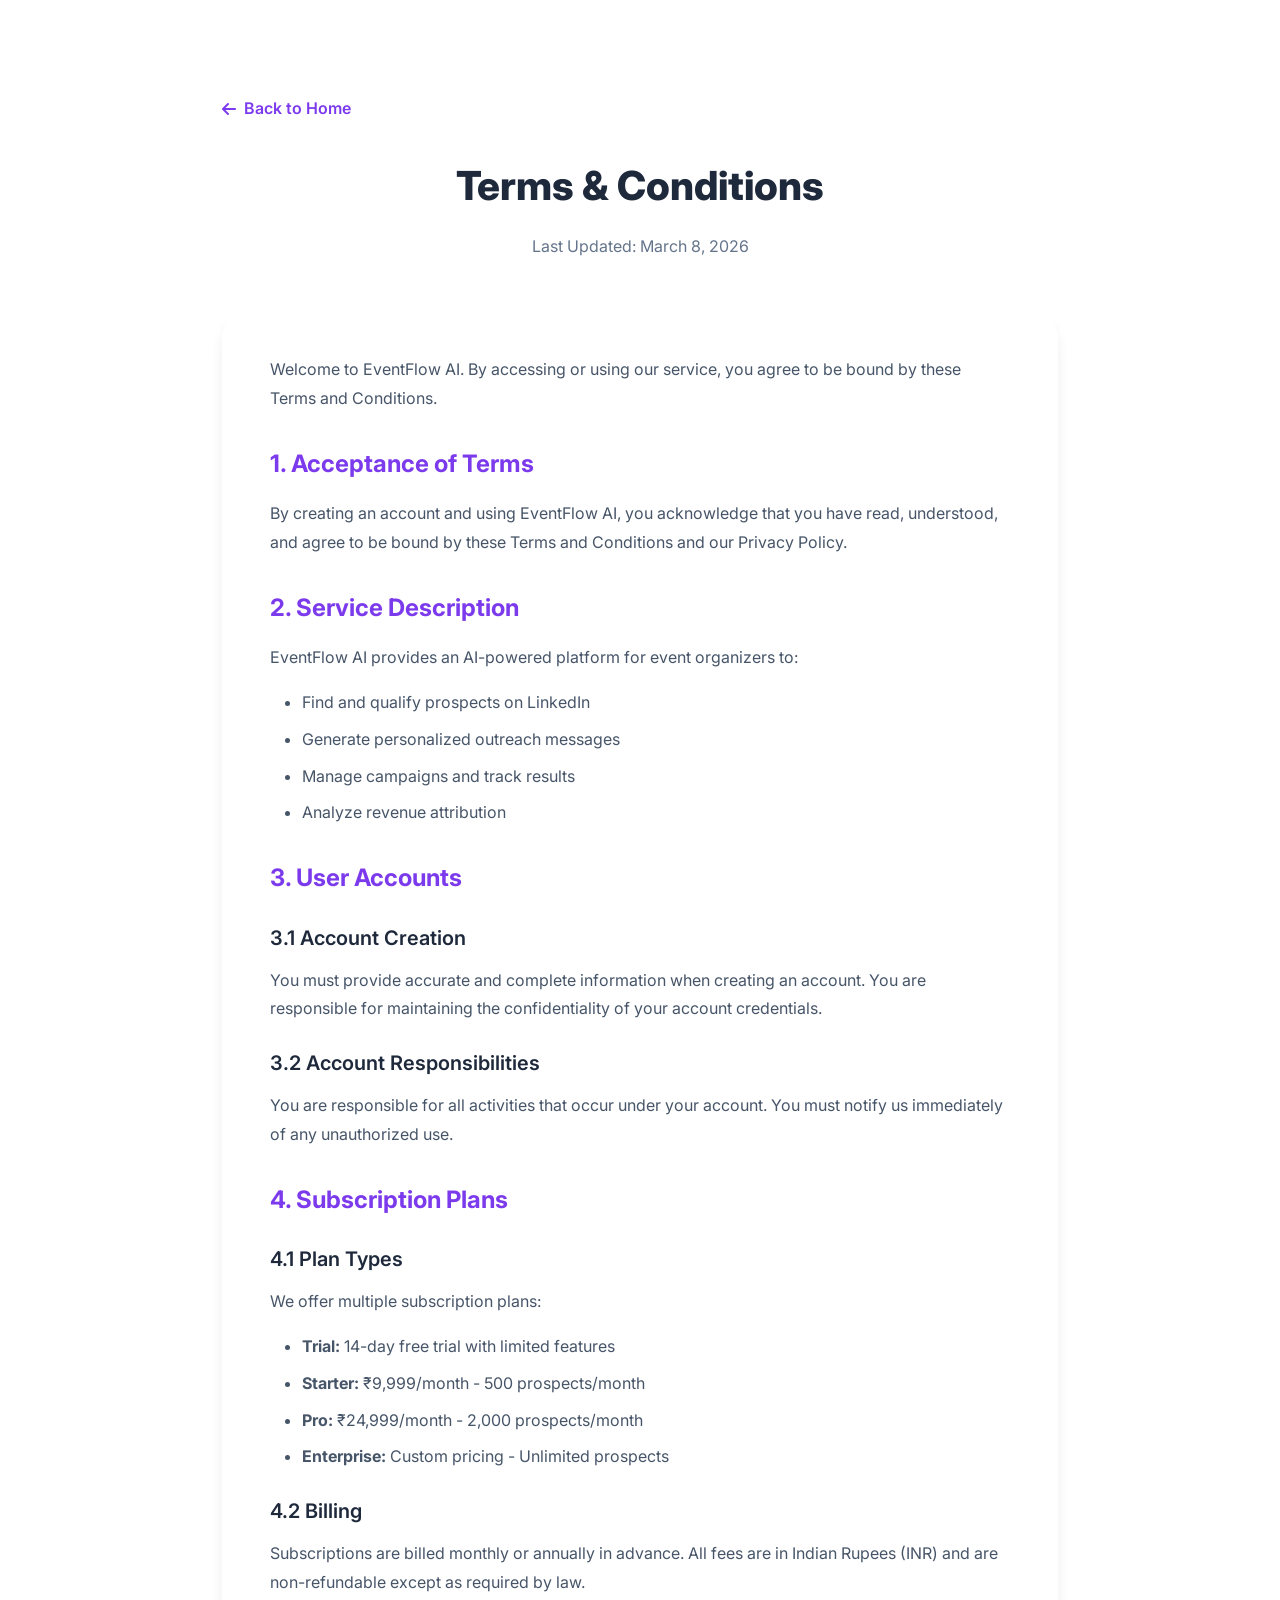
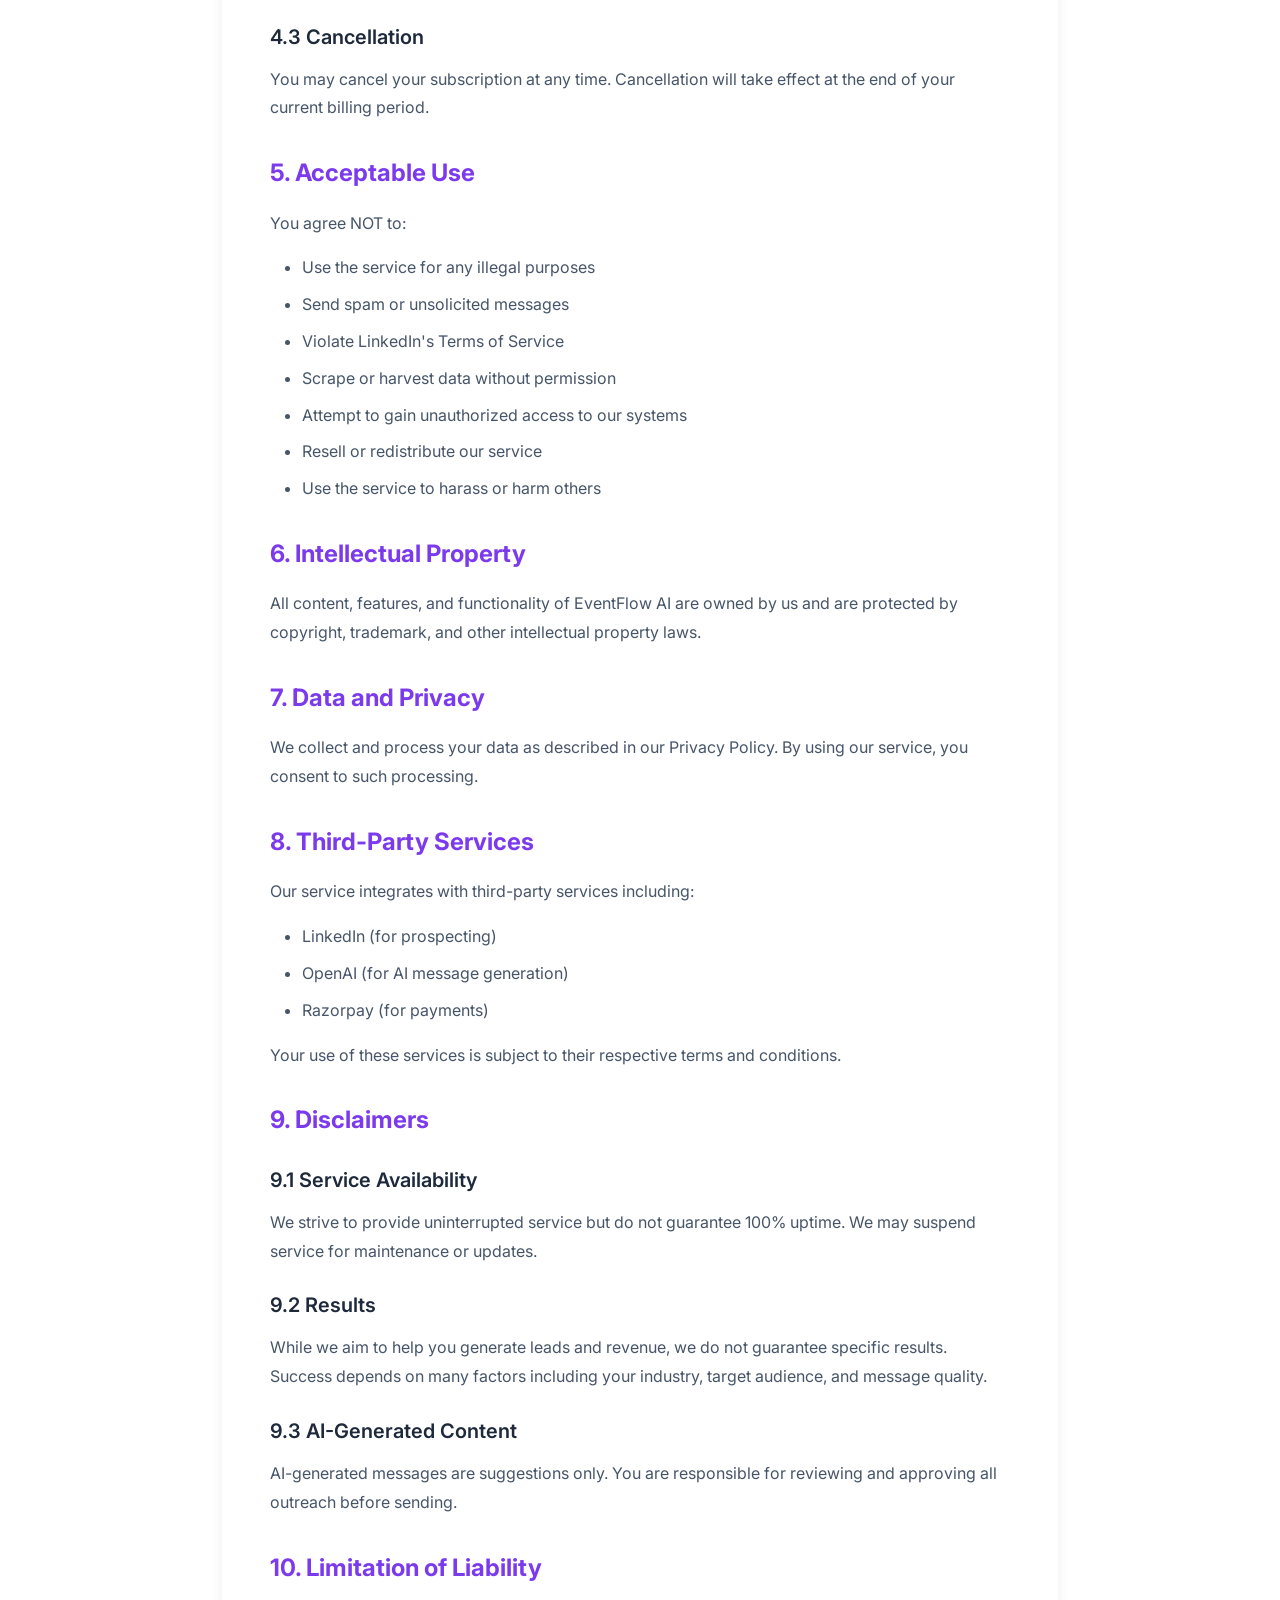
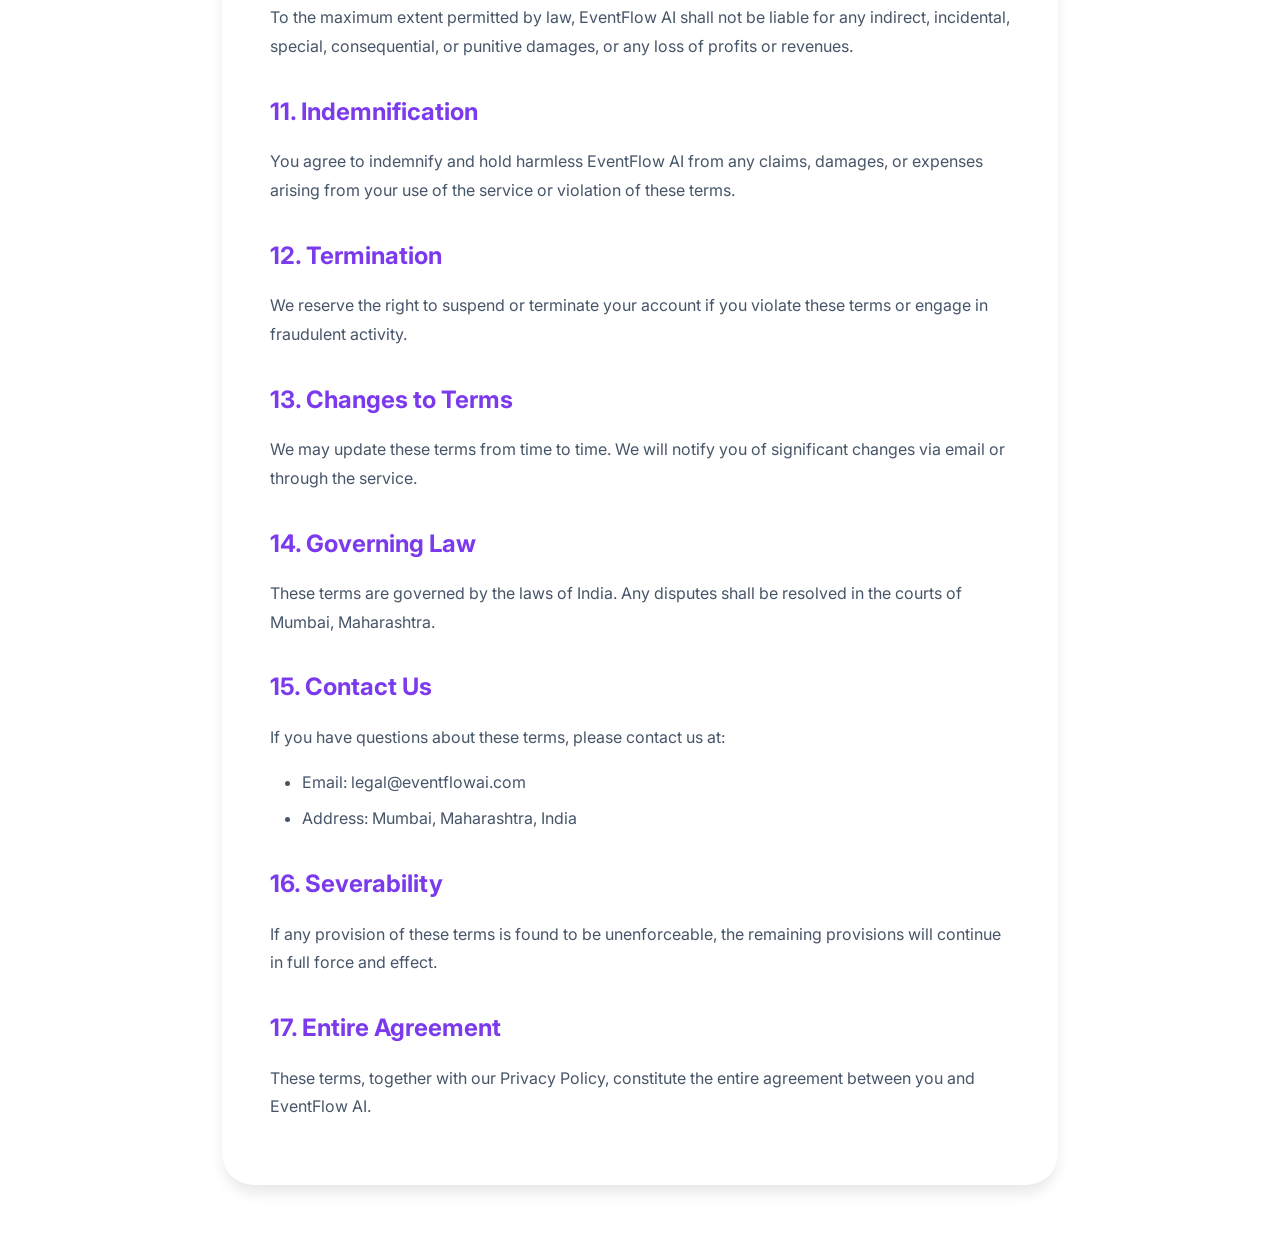
<file: terms.html>
<!DOCTYPE html>
<html lang="en">
<head>
    <meta charset="UTF-8">
    <meta name="viewport" content="width=device-width, initial-scale=1.0">
    <title>Terms & Conditions - EventFlow AI</title>
    
    <!-- Fonts & Icons -->
    <link href="https://fonts.googleapis.com/css2?family=Inter:wght@300;400;500;600;700;800&display=swap" rel="stylesheet">
    <link rel="stylesheet" href="https://cdnjs.cloudflare.com/ajax/libs/font-awesome/6.4.0/css/all.min.css">
    
    <!-- Styles -->
    <link rel="stylesheet" href="assets/css/style.css">
    
    <style>
        .legal-container {
            max-width: 900px;
            margin: 0 auto;
            padding: 6rem 2rem 4rem;
        }

        .legal-header {
            text-align: center;
            margin-bottom: 3rem;
        }

        .legal-title {
            font-size: 2.5rem;
            font-weight: 800;
            margin-bottom: 1rem;
        }

        .legal-updated {
            color: var(--gray-600);
        }

        .legal-content {
            background: var(--white);
            padding: 3rem;
            border-radius: var(--radius-2xl);
            box-shadow: var(--shadow-lg);
        }

        .legal-content h2 {
            font-size: 1.5rem;
            font-weight: 700;
            margin-top: 2rem;
            margin-bottom: 1rem;
            color: var(--primary);
        }

        .legal-content h3 {
            font-size: 1.25rem;
            font-weight: 600;
            margin-top: 1.5rem;
            margin-bottom: 0.75rem;
        }

        .legal-content p {
            margin-bottom: 1rem;
            line-height: 1.8;
            color: var(--gray-700);
        }

        .legal-content ul, .legal-content ol {
            margin-bottom: 1rem;
            padding-left: 2rem;
        }

        .legal-content li {
            margin-bottom: 0.5rem;
            line-height: 1.8;
            color: var(--gray-700);
        }

        .back-link {
            display: inline-flex;
            align-items: center;
            gap: 0.5rem;
            color: var(--primary);
            text-decoration: none;
            font-weight: 600;
            margin-bottom: 2rem;
        }

        .back-link:hover {
            color: var(--primary-dark);
        }
    </style>
</head>
<body>
    <div class="legal-container">
        <a href="index.html" class="back-link">
            <i class="fas fa-arrow-left"></i> Back to Home
        </a>

        <div class="legal-header">
            <h1 class="legal-title">Terms & Conditions</h1>
            <p class="legal-updated">Last Updated: March 8, 2026</p>
        </div>

        <div class="legal-content">
            <p>Welcome to EventFlow AI. By accessing or using our service, you agree to be bound by these Terms and Conditions.</p>

            <h2>1. Acceptance of Terms</h2>
            <p>By creating an account and using EventFlow AI, you acknowledge that you have read, understood, and agree to be bound by these Terms and Conditions and our Privacy Policy.</p>

            <h2>2. Service Description</h2>
            <p>EventFlow AI provides an AI-powered platform for event organizers to:</p>
            <ul>
                <li>Find and qualify prospects on LinkedIn</li>
                <li>Generate personalized outreach messages</li>
                <li>Manage campaigns and track results</li>
                <li>Analyze revenue attribution</li>
            </ul>

            <h2>3. User Accounts</h2>
            <h3>3.1 Account Creation</h3>
            <p>You must provide accurate and complete information when creating an account. You are responsible for maintaining the confidentiality of your account credentials.</p>

            <h3>3.2 Account Responsibilities</h3>
            <p>You are responsible for all activities that occur under your account. You must notify us immediately of any unauthorized use.</p>

            <h2>4. Subscription Plans</h2>
            <h3>4.1 Plan Types</h3>
            <p>We offer multiple subscription plans:</p>
            <ul>
                <li><strong>Trial:</strong> 14-day free trial with limited features</li>
                <li><strong>Starter:</strong> ₹9,999/month - 500 prospects/month</li>
                <li><strong>Pro:</strong> ₹24,999/month - 2,000 prospects/month</li>
                <li><strong>Enterprise:</strong> Custom pricing - Unlimited prospects</li>
            </ul>

            <h3>4.2 Billing</h3>
            <p>Subscriptions are billed monthly or annually in advance. All fees are in Indian Rupees (INR) and are non-refundable except as required by law.</p>

            <h3>4.3 Cancellation</h3>
            <p>You may cancel your subscription at any time. Cancellation will take effect at the end of your current billing period.</p>

            <h2>5. Acceptable Use</h2>
            <p>You agree NOT to:</p>
            <ul>
                <li>Use the service for any illegal purposes</li>
                <li>Send spam or unsolicited messages</li>
                <li>Violate LinkedIn's Terms of Service</li>
                <li>Scrape or harvest data without permission</li>
                <li>Attempt to gain unauthorized access to our systems</li>
                <li>Resell or redistribute our service</li>
                <li>Use the service to harass or harm others</li>
            </ul>

            <h2>6. Intellectual Property</h2>
            <p>All content, features, and functionality of EventFlow AI are owned by us and are protected by copyright, trademark, and other intellectual property laws.</p>

            <h2>7. Data and Privacy</h2>
            <p>We collect and process your data as described in our Privacy Policy. By using our service, you consent to such processing.</p>

            <h2>8. Third-Party Services</h2>
            <p>Our service integrates with third-party services including:</p>
            <ul>
                <li>LinkedIn (for prospecting)</li>
                <li>OpenAI (for AI message generation)</li>
                <li>Razorpay (for payments)</li>
            </ul>
            <p>Your use of these services is subject to their respective terms and conditions.</p>

            <h2>9. Disclaimers</h2>
            <h3>9.1 Service Availability</h3>
            <p>We strive to provide uninterrupted service but do not guarantee 100% uptime. We may suspend service for maintenance or updates.</p>

            <h3>9.2 Results</h3>
            <p>While we aim to help you generate leads and revenue, we do not guarantee specific results. Success depends on many factors including your industry, target audience, and message quality.</p>

            <h3>9.3 AI-Generated Content</h3>
            <p>AI-generated messages are suggestions only. You are responsible for reviewing and approving all outreach before sending.</p>

            <h2>10. Limitation of Liability</h2>
            <p>To the maximum extent permitted by law, EventFlow AI shall not be liable for any indirect, incidental, special, consequential, or punitive damages, or any loss of profits or revenues.</p>

            <h2>11. Indemnification</h2>
            <p>You agree to indemnify and hold harmless EventFlow AI from any claims, damages, or expenses arising from your use of the service or violation of these terms.</p>

            <h2>12. Termination</h2>
            <p>We reserve the right to suspend or terminate your account if you violate these terms or engage in fraudulent activity.</p>

            <h2>13. Changes to Terms</h2>
            <p>We may update these terms from time to time. We will notify you of significant changes via email or through the service.</p>

            <h2>14. Governing Law</h2>
            <p>These terms are governed by the laws of India. Any disputes shall be resolved in the courts of Mumbai, Maharashtra.</p>

            <h2>15. Contact Us</h2>
            <p>If you have questions about these terms, please contact us at:</p>
            <ul>
                <li>Email: legal@eventflowai.com</li>
                <li>Address: Mumbai, Maharashtra, India</li>
            </ul>

            <h2>16. Severability</h2>
            <p>If any provision of these terms is found to be unenforceable, the remaining provisions will continue in full force and effect.</p>

            <h2>17. Entire Agreement</h2>
            <p>These terms, together with our Privacy Policy, constitute the entire agreement between you and EventFlow AI.</p>
        </div>
    </div>
</body>
</html>
</file>
<file: assets/css/style.css>
/* ========== RESET & VARIABLES ========== */
        * {
            margin: 0;
            padding: 0;
            box-sizing: border-box;
        }

        :root {
            /* Modern Color Palette */
            --primary: #7c3aed;
            --primary-dark: #6d28d9;
            --primary-light: #a78bfa;
            --secondary: #0f172a;
            --accent: #f59e0b;
            --success: #10b981;
            --danger: #ef4444;
            --warning: #f59e0b;
            --info: #3b82f6;
            
            /* Neutrals */
            --dark: #0f172a;
            --gray-900: #1e293b;
            --gray-800: #334155;
            --gray-700: #475569;
            --gray-600: #64748b;
            --gray-500: #94a3b8;
            --gray-400: #cbd5e1;
            --gray-300: #e2e8f0;
            --gray-200: #f1f5f9;
            --gray-100: #f8fafc;
            --white: #ffffff;
            
            /* Gradients */
            --gradient-primary: linear-gradient(135deg, #7c3aed, #a78bfa);
            --gradient-dark: linear-gradient(135deg, #0f172a, #1e293b);
            --gradient-accent: linear-gradient(135deg, #f59e0b, #fbbf24);
            --gradient-mesh: radial-gradient(at 40% 20%, hsla(258, 90%, 65%, 0.3) 0px, transparent 50%),
                             radial-gradient(at 80% 0%, hsla(189, 100%, 56%, 0.2) 0px, transparent 50%),
                             radial-gradient(at 0% 50%, hsla(340, 100%, 76%, 0.2) 0px, transparent 50%),
                             radial-gradient(at 80% 50%, hsla(340, 100%, 76%, 0.1) 0px, transparent 50%),
                             radial-gradient(at 0% 100%, hsla(258, 90%, 65%, 0.2) 0px, transparent 50%);
            
            /* Shadows */
            --shadow-sm: 0 1px 2px 0 rgb(0 0 0 / 0.05);
            --shadow-md: 0 4px 6px -1px rgb(0 0 0 / 0.1);
            --shadow-lg: 0 10px 15px -3px rgb(0 0 0 / 0.1);
            --shadow-xl: 0 20px 25px -5px rgb(0 0 0 / 0.1);
            --shadow-2xl: 0 25px 50px -12px rgb(0 0 0 / 0.25);
            --shadow-primary: 0 20px 40px -15px #7c3aed;
            
            /* Border Radius */
            --radius-sm: 0.375rem;
            --radius-md: 0.5rem;
            --radius-lg: 1rem;
            --radius-xl: 1.5rem;
            --radius-2xl: 2rem;
            --radius-full: 9999px;
            
            /* Transitions */
            --transition: all 0.3s cubic-bezier(0.4, 0, 0.2, 1);
        }

        body {
            font-family: 'Inter', sans-serif;
            color: var(--gray-900);
            line-height: 1.6;
            overflow-x: hidden;
            background: var(--white);
        }

        /* ========== CUSTOM SCROLLBAR ========== */
        ::-webkit-scrollbar {
            width: 10px;
        }

        ::-webkit-scrollbar-track {
            background: var(--gray-100);
        }

        ::-webkit-scrollbar-thumb {
            background: var(--gradient-primary);
            border-radius: var(--radius-full);
        }

        ::-webkit-scrollbar-thumb:hover {
            background: var(--primary-dark);
        }

        /* ========== UTILITY CLASSES ========== */
        .container {
            max-width: 1280px;
            margin: 0 auto;
            padding: 0 2rem;
        }

        .section-padding {
            padding: 6rem 0;
        }

        .gradient-text {
            background: var(--gradient-primary);
            -webkit-background-clip: text;
            -webkit-text-fill-color: transparent;
            background-clip: text;
        }

        .btn {
            display: inline-flex;
            align-items: center;
            justify-content: center;
            gap: 0.5rem;
            padding: 0.875rem 2rem;
            border-radius: var(--radius-full);
            font-weight: 600;
            font-size: 1rem;
            line-height: 1;
            border: none;
            cursor: pointer;
            transition: var(--transition);
            text-decoration: none;
            white-space: nowrap;
        }

        .btn-primary {
            background: var(--gradient-primary);
            color: var(--white);
            box-shadow: var(--shadow-primary);
        }

        .btn-primary:hover {
            transform: translateY(-2px);
            box-shadow: 0 25px 50px -12px var(--primary);
        }

        .btn-secondary {
            background: var(--white);
            color: var(--primary);
            border: 2px solid var(--primary-light);
        }

        .btn-secondary:hover {
            background: var(--gray-100);
            border-color: var(--primary);
            transform: translateY(-2px);
        }

        .btn-outline {
            background: transparent;
            color: var(--white);
            border: 2px solid rgba(255, 255, 255, 0.2);
        }

        .btn-outline:hover {
            border-color: var(--white);
            transform: translateY(-2px);
        }

        .btn-large {
            padding: 1rem 2.5rem;
            font-size: 1.125rem;
        }

        /* ========== NAVIGATION ========== */
        .navbar {
            position: fixed;
            top: 0;
            left: 0;
            right: 0;
            z-index: 1000;
            padding: 1.5rem 2rem;
            transition: var(--transition);
            background: rgba(255, 255, 255, 0.8);
            backdrop-filter: blur(10px);
            border-bottom: 1px solid rgba(0, 0, 0, 0.05);
        }

        .navbar.scrolled {
            padding: 1rem 2rem;
            box-shadow: var(--shadow-lg);
        }

        .nav-container {
            max-width: 1400px;
            margin: 0 auto;
            display: flex;
            justify-content: space-between;
            align-items: center;
        }

        .logo {
            display: flex;
            align-items: center;
            gap: 0.75rem;
            text-decoration: none;
        }

        .logo-icon {
            width: 40px;
            height: 40px;
            background: var(--gradient-primary);
            border-radius: var(--radius-lg);
            display: flex;
            align-items: center;
            justify-content: center;
            color: var(--white);
            font-size: 1.25rem;
            font-weight: 700;
        }

        .logo-text {
            font-size: 1.5rem;
            font-weight: 700;
            background: var(--gradient-primary);
            -webkit-background-clip: text;
            -webkit-text-fill-color: transparent;
        }

        .nav-menu {
            display: flex;
            align-items: center;
            gap: 2.5rem;
        }

        .nav-link {
            color: var(--gray-700);
            text-decoration: none;
            font-weight: 500;
            transition: var(--transition);
            position: relative;
        }

        .nav-link::after {
            content: '';
            position: absolute;
            bottom: -4px;
            left: 0;
            width: 0;
            height: 2px;
            background: var(--gradient-primary);
            transition: var(--transition);
        }

        .nav-link:hover {
            color: var(--primary);
        }

        .nav-link:hover::after {
            width: 100%;
        }

        .nav-buttons {
            display: flex;
            align-items: center;
            gap: 1rem;
        }

        .mobile-menu-btn {
            display: none;
            font-size: 1.5rem;
            color: var(--gray-900);
            cursor: pointer;
        }

        /* ========== HERO SECTION ========== */
        .hero {
            min-height: 100vh;
            display: flex;
            align-items: center;
            position: relative;
            overflow: hidden;
            background: var(--gradient-mesh);
            padding-top: 80px;
        }

        .hero-particles {
            position: absolute;
            top: 0;
            left: 0;
            width: 100%;
            height: 100%;
            z-index: 1;
        }

        .hero-container {
            max-width: 1400px;
            margin: 0 auto;
            padding: 0 2rem;
            display: grid;
            grid-template-columns: 1fr 1fr;
            gap: 4rem;
            align-items: center;
            position: relative;
            z-index: 2;
        }

        .hero-badge {
            display: inline-flex;
            align-items: center;
            gap: 0.5rem;
            background: rgba(124, 58, 237, 0.1);
            color: var(--primary);
            padding: 0.5rem 1rem;
            border-radius: var(--radius-full);
            font-weight: 600;
            font-size: 0.875rem;
            margin-bottom: 2rem;
            border: 1px solid rgba(124, 58, 237, 0.2);
        }

        .hero-title {
            font-size: clamp(2.5rem, 5vw, 4rem);
            font-weight: 800;
            line-height: 1.2;
            margin-bottom: 1.5rem;
        }

        .hero-title .gradient-text {
            display: block;
        }

        .hero-description {
            font-size: 1.125rem;
            color: var(--gray-600);
            margin-bottom: 2.5rem;
            max-width: 500px;
        }

        .hero-cta {
            display: flex;
            gap: 1rem;
            margin-bottom: 3rem;
            flex-wrap: wrap;
        }

        .hero-stats {
            display: flex;
            gap: 3rem;
        }

        .stat-item {
            text-align: left;
        }

        .stat-number {
            font-size: 2rem;
            font-weight: 800;
            color: var(--primary);
            line-height: 1;
            margin-bottom: 0.25rem;
        }

        .stat-label {
            color: var(--gray-600);
            font-size: 0.875rem;
            font-weight: 500;
        }

        .hero-image {
            position: relative;
        }

        .hero-image-main {
            width: 100%;
            border-radius: var(--radius-2xl);
            box-shadow: var(--shadow-2xl);
            border: 1px solid rgba(255, 255, 255, 0.1);
        }

        .floating-card {
            position: absolute;
            background: white;
            padding: 1rem 1.5rem;
            border-radius: var(--radius-lg);
            box-shadow: var(--shadow-xl);
            display: flex;
            align-items: center;
            gap: 1rem;
            animation: float 3s ease-in-out infinite;
        }

        .floating-card-1 {
            top: 20%;
            left: -10%;
            animation-delay: 0s;
        }

        .floating-card-2 {
            bottom: 20%;
            right: -10%;
            animation-delay: 1.5s;
        }

        .card-icon {
            width: 40px;
            height: 40px;
            background: var(--gradient-primary);
            border-radius: var(--radius-md);
            display: flex;
            align-items: center;
            justify-content: center;
            color: white;
        }

        .card-content h4 {
            font-size: 1rem;
            font-weight: 600;
            margin-bottom: 0.25rem;
        }

        .card-content p {
            font-size: 0.875rem;
            color: var(--gray-600);
        }

        @keyframes float {
            0%, 100% { transform: translateY(0); }
            50% { transform: translateY(-20px); }
        }

        /* ========== CLIENTS SECTION ========== */
        .clients {
            padding: 4rem 0;
            background: var(--gray-100);
            border-top: 1px solid var(--gray-200);
            border-bottom: 1px solid var(--gray-200);
        }

        .clients-title {
            text-align: center;
            color: var(--gray-600);
            font-weight: 500;
            margin-bottom: 3rem;
            text-transform: uppercase;
            letter-spacing: 2px;
            font-size: 0.875rem;
        }

        .client-logos {
            display: flex;
            justify-content: space-around;
            align-items: center;
            gap: 3rem;
            flex-wrap: wrap;
        }

        .client-logo {
            opacity: 0.5;
            transition: var(--transition);
            filter: grayscale(1);
        }

        .client-logo:hover {
            opacity: 1;
            filter: grayscale(0);
        }

        .client-logo img {
            height: 40px;
            width: auto;
        }

        /* ========== PROBLEMS SECTION ========== */
        .problems {
            padding: 6rem 0;
            background: var(--white);
        }

        .section-header {
            text-align: center;
            max-width: 700px;
            margin: 0 auto 4rem;
        }

        .section-subtitle {
            color: var(--primary);
            font-weight: 600;
            text-transform: uppercase;
            letter-spacing: 2px;
            font-size: 0.875rem;
            margin-bottom: 1rem;
        }

        .section-title {
            font-size: clamp(2rem, 4vw, 3rem);
            font-weight: 800;
            margin-bottom: 1.5rem;
            line-height: 1.2;
        }

        .section-description {
            color: var(--gray-600);
            font-size: 1.125rem;
        }

        .problems-grid {
            display: grid;
            grid-template-columns: repeat(3, 1fr);
            gap: 2rem;
        }

        .problem-card {
            background: var(--white);
            padding: 2.5rem 2rem;
            border-radius: var(--radius-xl);
            box-shadow: var(--shadow-lg);
            transition: var(--transition);
            border: 1px solid var(--gray-200);
            position: relative;
            overflow: hidden;
        }

        .problem-card::before {
            content: '';
            position: absolute;
            top: 0;
            left: 0;
            right: 0;
            height: 4px;
            background: var(--gradient-primary);
            transform: scaleX(0);
            transition: var(--transition);
        }

        .problem-card:hover {
            transform: translateY(-10px);
            box-shadow: var(--shadow-2xl);
        }

        .problem-card:hover::before {
            transform: scaleX(1);
        }

        .problem-icon {
            width: 60px;
            height: 60px;
            background: var(--gradient-primary);
            border-radius: var(--radius-lg);
            display: flex;
            align-items: center;
            justify-content: center;
            margin-bottom: 2rem;
            color: white;
            font-size: 1.5rem;
        }

        .problem-card h3 {
            font-size: 1.25rem;
            font-weight: 700;
            margin-bottom: 1rem;
        }

        .problem-card p {
            color: var(--gray-600);
            margin-bottom: 1.5rem;
        }

        .problem-stats {
            font-weight: 600;
            color: var(--primary);
            font-size: 0.875rem;
        }

        /* ========== SOLUTION SECTION ========== */
        .solution {
            padding: 6rem 0;
            background: var(--gradient-dark);
            color: var(--white);
            position: relative;
            overflow: hidden;
        }

        .solution-bg-pattern {
            position: absolute;
            top: 0;
            left: 0;
            right: 0;
            bottom: 0;
            background-image: radial-gradient(rgba(255, 255, 255, 0.1) 1px, transparent 1px);
            background-size: 30px 30px;
            opacity: 0.1;
        }

        .solution .section-subtitle {
            color: var(--primary-light);
        }

        .solution .section-description {
            color: var(--gray-400);
        }

        .features-grid {
            display: grid;
            grid-template-columns: repeat(3, 1fr);
            gap: 2.5rem;
            margin-top: 4rem;
        }

        .feature-card {
            background: rgba(255, 255, 255, 0.05);
            backdrop-filter: blur(10px);
            border: 1px solid rgba(255, 255, 255, 0.1);
            border-radius: var(--radius-xl);
            padding: 2.5rem 2rem;
            transition: var(--transition);
        }

        .feature-card:hover {
            transform: translateY(-5px);
            background: rgba(255, 255, 255, 0.1);
            border-color: rgba(255, 255, 255, 0.2);
        }

        .feature-icon {
            width: 70px;
            height: 70px;
            background: var(--gradient-primary);
            border-radius: var(--radius-lg);
            display: flex;
            align-items: center;
            justify-content: center;
            margin-bottom: 2rem;
            font-size: 2rem;
        }

        .feature-card h3 {
            font-size: 1.25rem;
            font-weight: 700;
            margin-bottom: 1rem;
        }

        .feature-card p {
            color: var(--gray-400);
            margin-bottom: 1.5rem;
        }

        .feature-link {
            color: var(--white);
            text-decoration: none;
            font-weight: 600;
            display: inline-flex;
            align-items: center;
            gap: 0.5rem;
        }

        .feature-link i {
            transition: var(--transition);
        }

        .feature-link:hover i {
            transform: translateX(5px);
        }

        /* ========== HOW IT WORKS ========== */
        .how-it-works {
            padding: 6rem 0;
            background: var(--white);
        }

        .steps-container {
            position: relative;
            margin-top: 4rem;
        }

        .steps-progress {
            position: absolute;
            top: 100px;
            left: 0;
            right: 0;
            height: 4px;
            background: var(--gray-200);
            z-index: 1;
        }

        .steps-progress-fill {
            height: 100%;
            background: var(--gradient-primary);
            width: 0%;
            transition: width 0.3s;
        }

        .steps-grid {
            display: grid;
            grid-template-columns: repeat(3, 1fr);
            gap: 3rem;
            position: relative;
            z-index: 2;
        }

        .step {
            text-align: center;
        }

        .step-number {
            width: 80px;
            height: 80px;
            background: var(--gradient-primary);
            border-radius: 50%;
            display: flex;
            align-items: center;
            justify-content: center;
            margin: 0 auto 2rem;
            font-size: 2rem;
            font-weight: 700;
            color: white;
            position: relative;
            z-index: 3;
            box-shadow: var(--shadow-primary);
        }

        .step h3 {
            font-size: 1.5rem;
            font-weight: 700;
            margin-bottom: 1rem;
        }

        .step p {
            color: var(--gray-600);
            margin-bottom: 1.5rem;
        }

        .step-details {
            text-align: left;
            background: var(--gray-100);
            padding: 1.5rem;
            border-radius: var(--radius-lg);
        }

        .step-details h4 {
            font-size: 1rem;
            font-weight: 600;
            margin-bottom: 1rem;
            color: var(--primary);
        }

        .step-details ul {
            list-style: none;
        }

        .step-details li {
            margin-bottom: 0.5rem;
            font-size: 0.875rem;
            color: var(--gray-700);
            display: flex;
            align-items: center;
            gap: 0.5rem;
        }

        .step-details li i {
            color: var(--success);
            font-size: 0.75rem;
        }

        /* ========== AI CAPABILITIES ========== */
        .ai-capabilities {
            padding: 6rem 0;
            background: var(--gray-100);
        }

        .capabilities-showcase {
            display: grid;
            grid-template-columns: 1fr 1fr;
            gap: 4rem;
            align-items: center;
            margin-top: 4rem;
        }

        .capability-item {
            margin-bottom: 2rem;
        }

        .capability-header {
            display: flex;
            align-items: center;
            gap: 1rem;
            margin-bottom: 1rem;
        }

        .capability-icon {
            width: 50px;
            height: 50px;
            background: var(--gradient-primary);
            border-radius: var(--radius-lg);
            display: flex;
            align-items: center;
            justify-content: center;
            color: white;
            font-size: 1.25rem;
        }

        .capability-header h3 {
            font-size: 1.25rem;
            font-weight: 700;
        }

        .capability-progress {
            height: 8px;
            background: var(--gray-300);
            border-radius: var(--radius-full);
            overflow: hidden;
            margin-top: 0.5rem;
        }

        .capability-progress-bar {
            height: 100%;
            background: var(--gradient-primary);
            border-radius: var(--radius-full);
            width: 0%;
            transition: width 1s;
        }

        .capability-stats {
            display: flex;
            justify-content: space-between;
            margin-top: 0.5rem;
            font-size: 0.875rem;
            color: var(--gray-600);
        }

        .capability-image {
            position: relative;
        }

        .capability-image img {
            width: 100%;
            border-radius: var(--radius-2xl);
            box-shadow: var(--shadow-2xl);
        }

        .capability-badge {
            position: absolute;
            bottom: -20px;
            right: -20px;
            background: var(--white);
            padding: 1.5rem;
            border-radius: var(--radius-lg);
            box-shadow: var(--shadow-xl);
            text-align: center;
        }

        .badge-number {
            font-size: 2rem;
            font-weight: 800;
            color: var(--primary);
            line-height: 1;
        }

        .badge-text {
            font-size: 0.875rem;
            color: var(--gray-600);
        }

        /* ========== PRICING ========== */
        .pricing {
            padding: 6rem 0;
            background: var(--white);
            position: relative;
            overflow: hidden;
        }

        .pricing-toggle {
            display: flex;
            align-items: center;
            justify-content: center;
            gap: 1rem;
            margin: 3rem 0;
        }

        .toggle-option {
            font-weight: 600;
            color: var(--gray-600);
            cursor: pointer;
        }

        .toggle-option.active {
            color: var(--primary);
        }

        .toggle-switch {
            width: 60px;
            height: 30px;
            background: var(--gray-300);
            border-radius: var(--radius-full);
            position: relative;
            cursor: pointer;
        }

        .toggle-switch::after {
            content: '';
            position: absolute;
            width: 26px;
            height: 26px;
            background: var(--white);
            border-radius: 50%;
            top: 2px;
            left: 2px;
            transition: var(--transition);
            box-shadow: var(--shadow-md);
        }

        .toggle-switch.annual::after {
            left: 32px;
        }

        .save-badge {
            background: var(--success);
            color: white;
            padding: 0.25rem 0.75rem;
            border-radius: var(--radius-full);
            font-size: 0.75rem;
            font-weight: 600;
            margin-left: 0.5rem;
        }

        .pricing-grid {
            display: grid;
            grid-template-columns: repeat(3, 1fr);
            gap: 2rem;
            margin-top: 3rem;
        }

        .pricing-card {
            background: var(--white);
            border-radius: var(--radius-2xl);
            padding: 2.5rem 2rem;
            box-shadow: var(--shadow-lg);
            border: 1px solid var(--gray-200);
            transition: var(--transition);
            position: relative;
            overflow: hidden;
        }

        .pricing-card.popular {
            transform: scale(1.05);
            border: 2px solid var(--primary);
            box-shadow: var(--shadow-2xl);
            z-index: 2;
        }

        .popular-badge {
            position: absolute;
            top: 1.5rem;
            right: -3rem;
            background: var(--gradient-primary);
            color: white;
            padding: 0.5rem 3rem;
            transform: rotate(45deg);
            font-size: 0.875rem;
            font-weight: 600;
        }

        .pricing-header {
            text-align: center;
            margin-bottom: 2rem;
        }

        .pricing-name {
            font-size: 1.5rem;
            font-weight: 700;
            margin-bottom: 1rem;
        }

        .pricing-price {
            font-size: 3rem;
            font-weight: 800;
            color: var(--primary);
            line-height: 1;
        }

        .pricing-price span {
            font-size: 1rem;
            color: var(--gray-600);
            font-weight: 400;
        }

        .pricing-description {
            color: var(--gray-600);
            margin-top: 0.5rem;
        }

        .pricing-features {
            list-style: none;
            margin: 2rem 0;
        }

        .pricing-features li {
            margin-bottom: 1rem;
            display: flex;
            align-items: center;
            gap: 0.5rem;
        }

        .pricing-features i {
            color: var(--success);
            font-size: 1rem;
        }

        .pricing-features .not-included {
            color: var(--gray-400);
        }

        .pricing-features .not-included i {
            color: var(--danger);
        }

        .pricing-cta {
            width: 100%;
        }

        .pricing-guarantee {
            text-align: center;
            margin-top: 3rem;
            color: var(--gray-600);
            font-size: 0.875rem;
        }

        .pricing-guarantee i {
            color: var(--success);
            margin-right: 0.5rem;
        }

        /* ========== TESTIMONIALS ========== */
        .testimonials {
            padding: 6rem 0;
            background: var(--gray-100);
        }

        .testimonials-slider {
            position: relative;
            max-width: 900px;
            margin: 4rem auto 0;
            overflow: hidden;
        }

        .testimonials-track {
            display: flex;
            transition: transform 0.5s ease;
        }

        .testimonial-card {
            flex: 0 0 100%;
            padding: 2rem;
        }

        .testimonial-content {
            background: var(--white);
            border-radius: var(--radius-2xl);
            padding: 3rem;
            box-shadow: var(--shadow-xl);
            position: relative;
        }

        .testimonial-quote {
            position: absolute;
            top: -20px;
            left: 30px;
            width: 50px;
            height: 50px;
            background: var(--gradient-primary);
            border-radius: 50%;
            display: flex;
            align-items: center;
            justify-content: center;
            color: white;
            font-size: 1.5rem;
        }

        .testimonial-rating {
            color: var(--accent);
            margin-bottom: 1.5rem;
        }

        .testimonial-text {
            font-size: 1.125rem;
            color: var(--gray-700);
            margin-bottom: 2rem;
            line-height: 1.8;
        }

        .testimonial-author {
            display: flex;
            align-items: center;
            gap: 1rem;
        }

        .author-avatar {
            width: 60px;
            height: 60px;
            border-radius: 50%;
            background: var(--gradient-primary);
            display: flex;
            align-items: center;
            justify-content: center;
            color: white;
            font-weight: 700;
            font-size: 1.5rem;
        }

        .author-info h4 {
            font-weight: 700;
            margin-bottom: 0.25rem;
        }

        .author-info p {
            color: var(--gray-600);
            font-size: 0.875rem;
        }

        .testimonial-stats {
            display: flex;
            gap: 2rem;
            margin-top: 1.5rem;
            padding-top: 1.5rem;
            border-top: 1px solid var(--gray-200);
        }

        .testimonial-stat {
            text-align: center;
        }

        .testimonial-stat .stat-value {
            font-size: 1.5rem;
            font-weight: 700;
            color: var(--primary);
        }

        .testimonial-stat .stat-label {
            font-size: 0.75rem;
            color: var(--gray-600);
        }

        .slider-nav {
            display: flex;
            justify-content: center;
            gap: 1rem;
            margin-top: 2rem;
        }

        .slider-dot {
            width: 12px;
            height: 12px;
            border-radius: 50%;
            background: var(--gray-400);
            cursor: pointer;
            transition: var(--transition);
        }

        .slider-dot.active {
            background: var(--primary);
            transform: scale(1.3);
        }

        /* ========== CASE STUDIES ========== */
        .case-studies {
            padding: 6rem 0;
            background: var(--white);
        }

        .case-studies-grid {
            display: grid;
            grid-template-columns: repeat(2, 1fr);
            gap: 2rem;
            margin-top: 4rem;
        }

        .case-study-card {
            background: var(--white);
            border-radius: var(--radius-2xl);
            overflow: hidden;
            box-shadow: var(--shadow-lg);
            transition: var(--transition);
            border: 1px solid var(--gray-200);
        }

        .case-study-card:hover {
            transform: translateY(-10px);
            box-shadow: var(--shadow-2xl);
        }

        .case-study-image {
            height: 250px;
            overflow: hidden;
        }

        .case-study-image img {
            width: 100%;
            height: 100%;
            object-fit: cover;
            transition: var(--transition);
        }

        .case-study-card:hover .case-study-image img {
            transform: scale(1.1);
        }

        .case-study-content {
            padding: 2rem;
        }

        .case-study-category {
            color: var(--primary);
            font-weight: 600;
            font-size: 0.875rem;
            text-transform: uppercase;
            letter-spacing: 1px;
            margin-bottom: 0.5rem;
        }

        .case-study-title {
            font-size: 1.25rem;
            font-weight: 700;
            margin-bottom: 1rem;
        }

        .case-study-metrics {
            display: grid;
            grid-template-columns: repeat(3, 1fr);
            gap: 1rem;
            margin: 1.5rem 0;
            padding: 1.5rem 0;
            border-top: 1px solid var(--gray-200);
            border-bottom: 1px solid var(--gray-200);
        }

        .metric {
            text-align: center;
        }

        .metric-value {
            font-size: 1.5rem;
            font-weight: 800;
            color: var(--primary);
            line-height: 1;
        }

        .metric-label {
            font-size: 0.75rem;
            color: var(--gray-600);
        }

        .case-study-link {
            color: var(--primary);
            text-decoration: none;
            font-weight: 600;
            display: inline-flex;
            align-items: center;
            gap: 0.5rem;
        }

        /* ========== INTEGRATIONS ========== */
        .integrations {
            padding: 6rem 0;
            background: var(--gray-100);
        }

        .integrations-grid {
            display: grid;
            grid-template-columns: repeat(4, 1fr);
            gap: 2rem;
            margin-top: 4rem;
        }

        .integration-card {
            background: var(--white);
            border-radius: var(--radius-xl);
            padding: 2rem;
            text-align: center;
            box-shadow: var(--shadow-md);
            transition: var(--transition);
            border: 1px solid var(--gray-200);
        }

        .integration-card:hover {
            transform: translateY(-5px);
            box-shadow: var(--shadow-xl);
            border-color: var(--primary-light);
        }

        .integration-logo {
            width: 80px;
            height: 80px;
            margin: 0 auto 1.5rem;
            background: var(--gray-100);
            border-radius: var(--radius-lg);
            display: flex;
            align-items: center;
            justify-content: center;
            font-size: 2rem;
            color: var(--primary);
        }

        .integration-name {
            font-weight: 600;
            margin-bottom: 0.5rem;
        }

        .integration-category {
            font-size: 0.75rem;
            color: var(--gray-600);
        }

        /* ========== FAQ ========== */
        .faq {
            padding: 6rem 0;
            background: var(--white);
        }

        .faq-grid {
            max-width: 800px;
            margin: 4rem auto 0;
        }

        .faq-item {
            border-bottom: 1px solid var(--gray-200);
            margin-bottom: 1rem;
        }

        .faq-question {
            padding: 1.5rem 0;
            display: flex;
            justify-content: space-between;
            align-items: center;
            cursor: pointer;
            font-weight: 600;
        }

        .faq-question i {
            transition: var(--transition);
            color: var(--primary);
        }

        .faq-item.active .faq-question i {
            transform: rotate(45deg);
        }

        .faq-answer {
            max-height: 0;
            overflow: hidden;
            transition: max-height 0.3s ease;
            color: var(--gray-600);
        }

        .faq-item.active .faq-answer {
            max-height: 200px;
            padding-bottom: 1.5rem;
        }

        /* ========== CTA SECTION ========== */
        .cta-section {
            padding: 6rem 0;
            background: var(--gradient-primary);
            position: relative;
            overflow: hidden;
            color: var(--white);
        }

        .cta-pattern {
            position: absolute;
            top: 0;
            left: 0;
            right: 0;
            bottom: 0;
            background-image: url('[data-uri]');
            background-size: 30px 30px;
            opacity: 0.1;
        }

        .cta-content {
            text-align: center;
            position: relative;
            z-index: 2;
            max-width: 700px;
            margin: 0 auto;
        }

        .cta-title {
            font-size: clamp(2rem, 5vw, 3.5rem);
            font-weight: 800;
            margin-bottom: 1.5rem;
        }

        .cta-description {
            font-size: 1.125rem;
            margin-bottom: 2.5rem;
            opacity: 0.9;
        }

        .cta-buttons {
            display: flex;
            gap: 1rem;
            justify-content: center;
            margin-bottom: 2rem;
            flex-wrap: wrap;
        }

        .cta-stats {
            display: flex;
            justify-content: center;
            gap: 3rem;
        }

        .cta-stat {
            text-align: center;
        }

        .cta-stat .stat-number {
            font-size: 2rem;
            font-weight: 800;
            color: white;
        }

        .cta-stat .stat-label {
            color: rgba(255, 255, 255, 0.8);
            font-size: 0.875rem;
        }

        /* ========== FOOTER ========== */
        .footer {
            background: var(--dark);
            color: var(--white);
            padding: 4rem 0 2rem;
        }

        .footer-grid {
            display: grid;
            grid-template-columns: 2fr 1fr 1fr 1fr 1.5fr;
            gap: 3rem;
            margin-bottom: 3rem;
        }

        .footer-about {
            max-width: 300px;
        }

        .footer-logo {
            display: flex;
            align-items: center;
            gap: 0.5rem;
            margin-bottom: 1.5rem;
        }

        .footer-logo-icon {
            width: 40px;
            height: 40px;
            background: var(--gradient-primary);
            border-radius: var(--radius-lg);
            display: flex;
            align-items: center;
            justify-content: center;
            font-weight: 700;
        }

        .footer-description {
            color: var(--gray-500);
            margin-bottom: 1.5rem;
            font-size: 0.875rem;
        }

        .footer-social {
            display: flex;
            gap: 1rem;
        }

        .social-link {
            width: 40px;
            height: 40px;
            background: rgba(255, 255, 255, 0.1);
            border-radius: 50%;
            display: flex;
            align-items: center;
            justify-content: center;
            color: var(--white);
            transition: var(--transition);
        }

        .social-link:hover {
            background: var(--primary);
            transform: translateY(-3px);
        }

        .footer-title {
            font-weight: 600;
            margin-bottom: 1.5rem;
            color: var(--white);
        }

        .footer-links {
            list-style: none;
        }

        .footer-links li {
            margin-bottom: 0.75rem;
        }

        .footer-links a {
            color: var(--gray-500);
            text-decoration: none;
            transition: var(--transition);
            font-size: 0.875rem;
        }

        .footer-links a:hover {
            color: var(--white);
            padding-left: 5px;
        }

        .footer-newsletter p {
            color: var(--gray-500);
            font-size: 0.875rem;
            margin-bottom: 1rem;
        }

        .newsletter-form {
            display: flex;
            gap: 0.5rem;
        }

        .newsletter-input {
            flex: 1;
            padding: 0.75rem 1rem;
            border-radius: var(--radius-full);
            border: 1px solid var(--gray-800);
            background: var(--gray-900);
            color: var(--white);
            outline: none;
            transition: var(--transition);
        }

        .newsletter-input:focus {
            border-color: var(--primary);
        }

        .newsletter-btn {
            width: 45px;
            height: 45px;
            border-radius: 50%;
            background: var(--gradient-primary);
            border: none;
            color: white;
            cursor: pointer;
            transition: var(--transition);
        }

        .newsletter-btn:hover {
            transform: scale(1.1);
        }

        .footer-bottom {
            text-align: center;
            padding-top: 2rem;
            border-top: 1px solid var(--gray-800);
            color: var(--gray-600);
            font-size: 0.875rem;
        }

        /* ========== RESPONSIVE ========== */
        @media (max-width: 1024px) {
            .problems-grid,
            .features-grid,
            .pricing-grid,
            .case-studies-grid {
                grid-template-columns: repeat(2, 1fr);
            }

            .integrations-grid {
                grid-template-columns: repeat(2, 1fr);
            }

            .footer-grid {
                grid-template-columns: repeat(2, 1fr);
            }
        }

        @media (max-width: 768px) {
            .mobile-menu-btn {
                display: block;
            }

            .nav-menu {
                position: fixed;
                top: 80px;
                left: 0;
                right: 0;
                background: var(--white);
                padding: 2rem;
                flex-direction: column;
                align-items: flex-start;
                gap: 1.5rem;
                box-shadow: var(--shadow-lg);
                transform: translateY(-150%);
                transition: var(--transition);
                border-bottom: 1px solid var(--gray-200);
            }

            .nav-menu.active {
                transform: translateY(0);
            }

            .hero-container {
                grid-template-columns: 1fr;
                text-align: center;
            }

            .hero-stats {
                justify-content: center;
            }

            .hero-cta {
                justify-content: center;
            }

            .problems-grid,
            .features-grid,
            .pricing-grid,
            .case-studies-grid {
                grid-template-columns: 1fr;
            }

            .capabilities-showcase {
                grid-template-columns: 1fr;
            }

            .steps-grid {
                grid-template-columns: 1fr;
            }

            .pricing-card.popular {
                transform: scale(1);
            }

            .footer-grid {
                grid-template-columns: 1fr;
            }
        }
</file>
